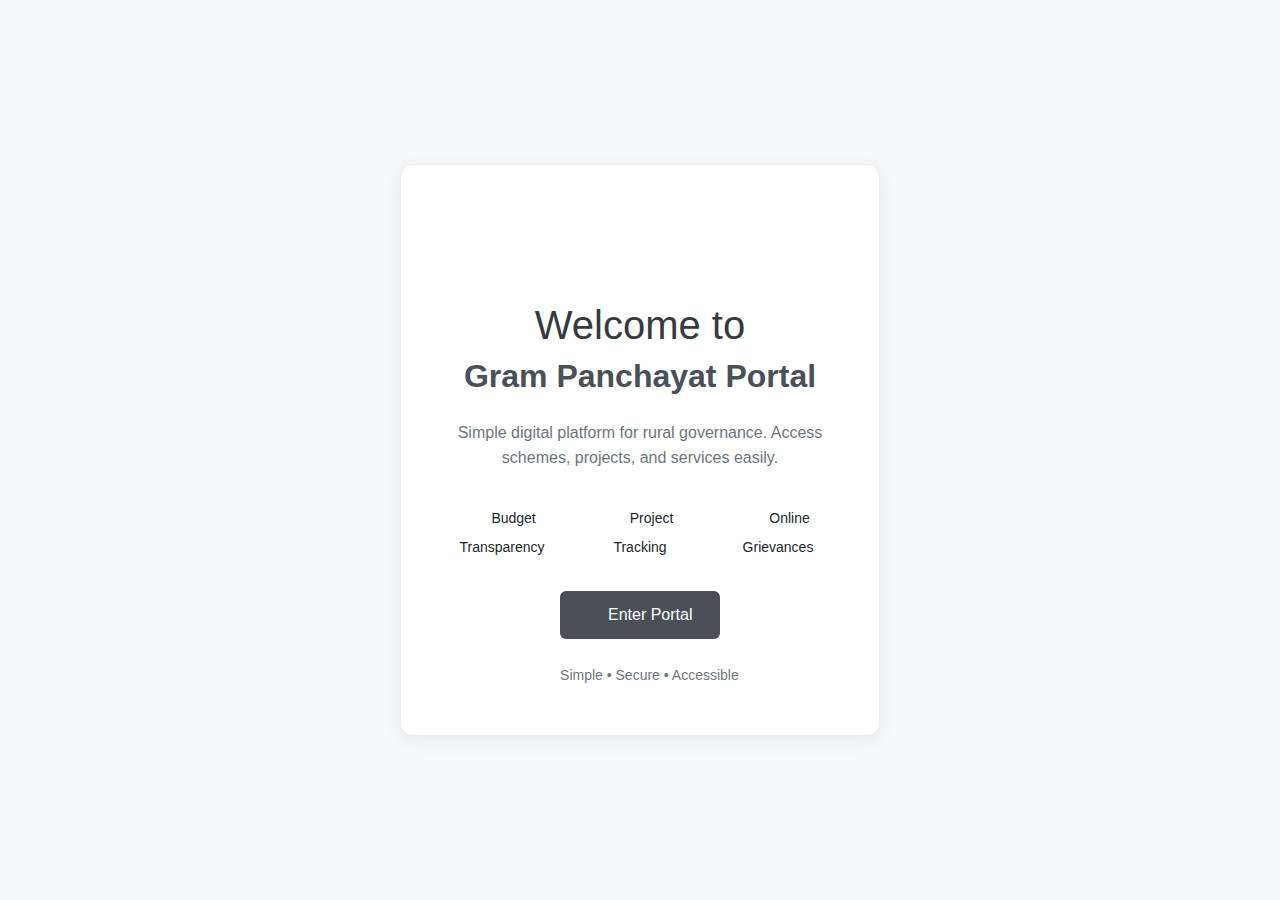
<file: index.html>
<!DOCTYPE html>
<html lang="en">
<head>
    <meta charset="UTF-8">
    <meta name="viewport" content="width=device-width, initial-scale=1.0">
    <title>Panchayat Dashboard</title>
    <meta http-equiv="refresh" content="0; url=templates/index.html">
</head>
<body>
    <p>Redirecting to <a href="templates/index.html">Panchayat Dashboard</a>...</p>
</body>
</html>
</file>
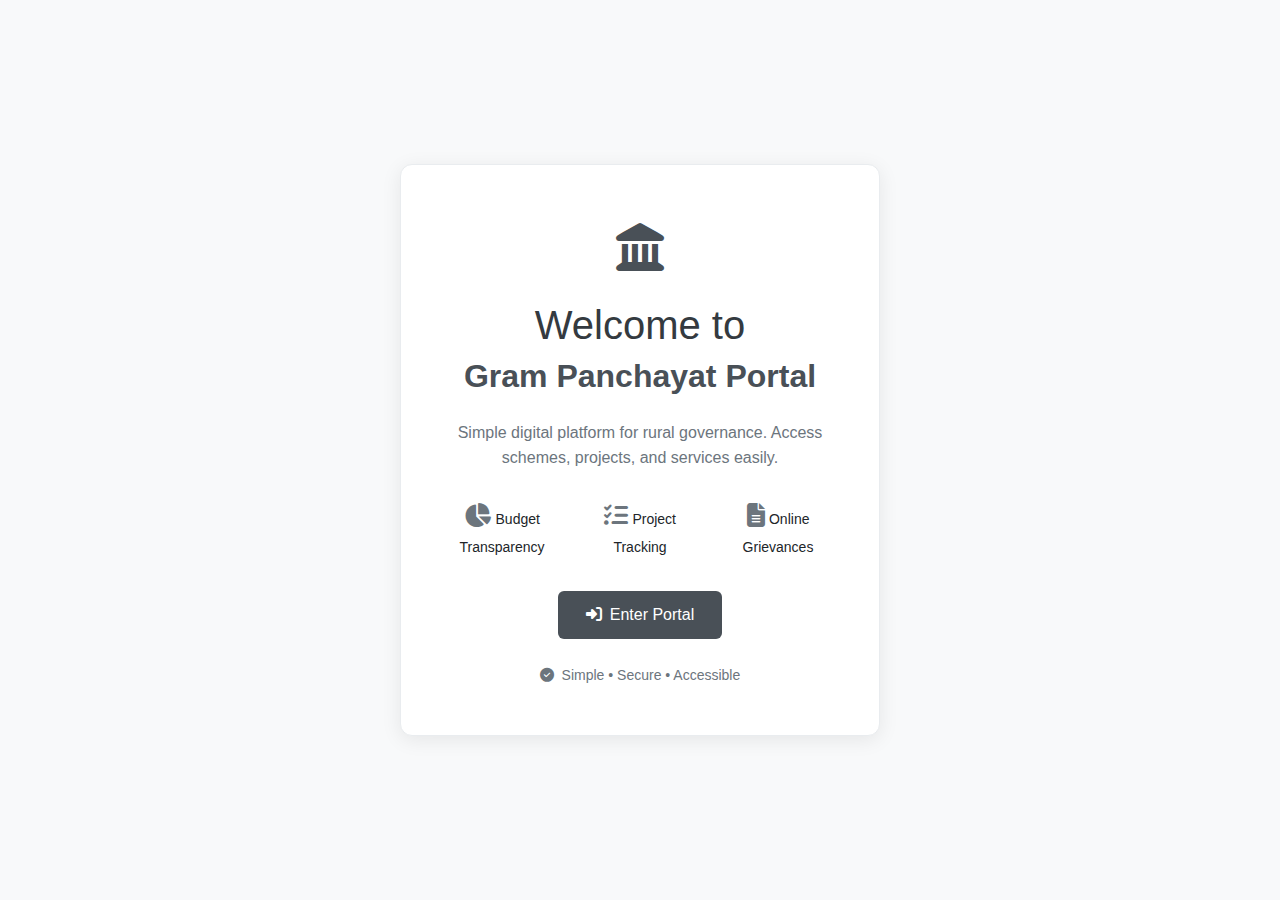
<file: templates/index.html>
<!doctype html>
<html lang="en">
  <head>
    <meta charset="utf-8">
    <meta name="viewport" content="width=device-width, initial-scale=1">
    <title>Panchayat E-Governance Portal</title>
    <link href="https://cdn.jsdelivr.net/npm/bootstrap@5.3.3/dist/css/bootstrap.min.css" rel="stylesheet">
    <link rel="stylesheet" href="https://cdnjs.cloudflare.com/ajax/libs/font-awesome/6.5.2/css/all.min.css">
    <style>
        body {
            background: #f8f9fa;
            min-height: 100vh;
            display: flex;
            align-items: center;
            justify-content: center;
            font-family: 'Segoe UI', Tahoma, Geneva, Verdana, sans-serif;
        }
        .welcome-card {
            background: white;
            border-radius: 12px;
            box-shadow: 0 4px 20px rgba(0, 0, 0, 0.08);
            text-align: center;
            padding: 3rem 2rem;
            max-width: 480px;
            border: 1px solid #e9ecef;
        }
        .logo {
            font-size: 3rem;
            color: #495057;
            margin-bottom: 1rem;
        }
        .btn-enter {
            background: #495057;
            border: none;
            padding: 12px 28px;
            font-size: 1rem;
            font-weight: 500;
            border-radius: 6px;
            transition: all 0.2s ease;
            color: white;
        }
        .btn-enter:hover {
            background: #343a40;
            transform: translateY(-1px);
        }
        .features {
            display: flex;
            justify-content: space-around;
            margin: 2rem 0;
        }
        .feature {
            text-align: center;
            flex: 1;
            padding: 0 0.5rem;
        }
        .feature i {
            font-size: 1.5rem;
            color: #6c757d;
            margin-bottom: 0.5rem;
        }
        h1, h2 { color: #343a40; }
        .text-primary { color: #495057 !important; }
        .text-muted { color: #6c757d !important; }
    </style>
  </head>
  <body>
    <div class="welcome-card">
        <div class="logo">
            <i class="fas fa-landmark"></i>
        </div>
        <h1 class="mb-2" style="font-weight: 300;">Welcome to</h1>
        <h2 class="text-primary mb-4" style="font-weight: 600;">Gram Panchayat Portal</h2>
        <p class="text-muted mb-4" style="line-height: 1.6;">
            Simple digital platform for rural governance. 
            Access schemes, projects, and services easily.
        </p>
        
        <div class="features">
            <div class="feature">
                <i class="fas fa-chart-pie"></i>
                <small>Budget Transparency</small>
            </div>
            <div class="feature">
                <i class="fas fa-tasks"></i>
                <small>Project Tracking</small>
            </div>
            <div class="feature">
                <i class="fas fa-file-alt"></i>
                <small>Online Grievances</small>
            </div>
        </div>
        
        <button class="btn btn-primary btn-enter" onclick="enterPortal()">
            <i class="fas fa-sign-in-alt me-2"></i>Enter Portal
        </button>
        
        <div class="mt-4">
            <small class="text-muted">
                <i class="fas fa-check-circle me-1"></i>
                Simple • Secure • Accessible
            </small>
        </div>
    </div>

    <script>
        function enterPortal() {
            window.location.href = 'dashboard.html';
        }
        
        // Auto redirect after 5 seconds
        setTimeout(() => {
            document.querySelector('.btn-enter').innerHTML = '<i class="fas fa-spinner fa-spin me-2"></i>Redirecting...';
            setTimeout(() => {
                enterPortal();
            }, 1000);
        }, 5000);
    </script>
  </body>
</html>
</file>
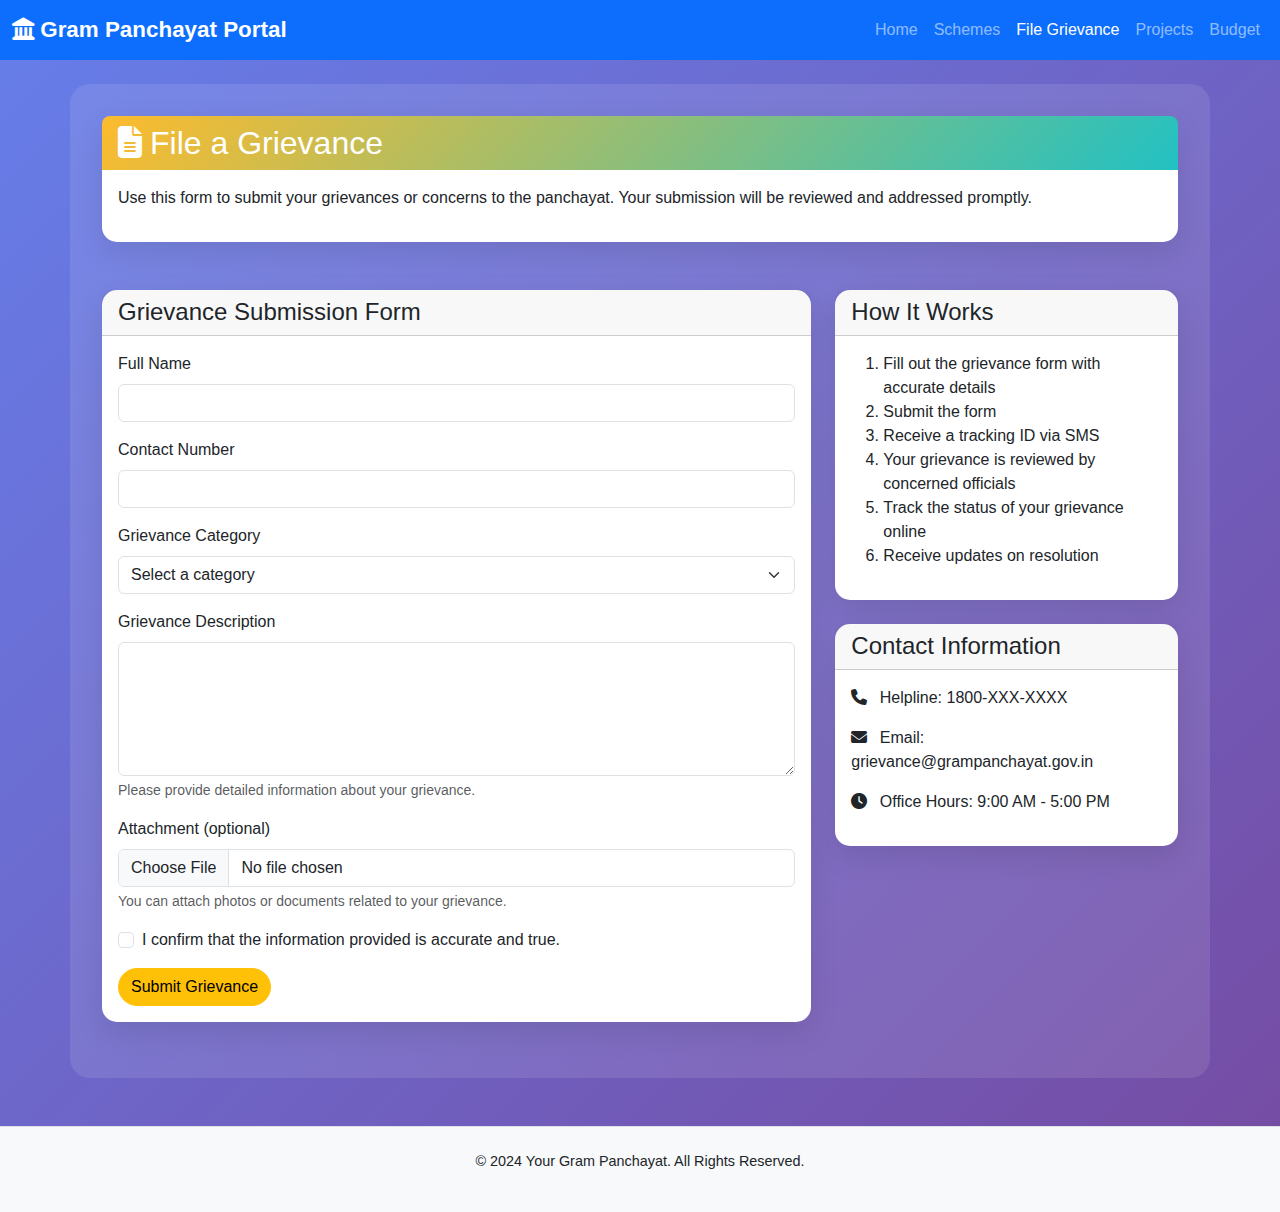
<file: templates/grievance_form.html>
<!doctype html>
<html lang="en">
  <head>
    <meta charset="utf-8">
    <meta name="viewport" content="width=device-width, initial-scale=1">
    <title>File Grievance - Panchayat E-Governance</title>
    <link href="https://cdn.jsdelivr.net/npm/bootstrap@5.3.3/dist/css/bootstrap.min.css" rel="stylesheet">
    <link rel="stylesheet" href="https://cdnjs.cloudflare.com/ajax/libs/font-awesome/6.5.2/css/all.min.css">
    <link rel="stylesheet" href="../static/css/style.css">
    <style>
        body { background: linear-gradient(135deg, #667eea 0%, #764ba2 100%); }
        .card { border: none; border-radius: 15px; box-shadow: 0 10px 30px rgba(0,0,0,0.1); transition: transform 0.3s ease; }
        .card:hover { transform: translateY(-5px); }
        .container { background: rgba(255,255,255,0.1); border-radius: 20px; padding: 2rem; margin-top: 1rem; }
        .btn { border-radius: 25px; transition: all 0.3s ease; }
        .btn:hover { transform: translateY(-2px); }
        .grievance-header { background: linear-gradient(135deg, #fdbb2d, #22c1c3); }
    </style>
  </head>
  <body>
    <nav class="navbar navbar-expand-lg navbar-dark bg-primary">
      <div class="container-fluid">
        <a class="navbar-brand" href="index.html"><i class="fas fa-landmark"></i> Gram Panchayat Portal</a>
        <button class="navbar-toggler" type="button" data-bs-toggle="collapse" data-bs-target="#navbarNav">
          <span class="navbar-toggler-icon"></span>
        </button>
        <div class="collapse navbar-collapse" id="navbarNav">
          <ul class="navbar-nav ms-auto">
            <li class="nav-item"><a class="nav-link" href="index.html">Home</a></li>
            <li class="nav-item"><a class="nav-link" href="schemes.html">Schemes</a></li>
            <li class="nav-item"><a class="nav-link active" href="grievance_form.html">File Grievance</a></li>
            <li class="nav-item"><a class="nav-link" href="projects.html">Projects</a></li>
            <li class="nav-item"><a class="nav-link" href="budget.html">Budget</a></li>
          </ul>
        </div>
      </div>
    </nav>

    <main class="container mt-4">
        <div class="row mb-4">
            <div class="col-md-12">
                <div class="card">
                    <div class="card-header grievance-header text-white border-0">
                        <h2 class="mb-0"><i class="fas fa-file-alt me-2"></i>File a Grievance</h2>
                    </div>
                    <div class="card-body">
                        <p>Use this form to submit your grievances or concerns to the panchayat. Your submission will be reviewed and addressed promptly.</p>
                    </div>
                </div>
            </div>
        </div>

        <div class="row">
            <div class="col-md-8">
                <div class="card">
                    <div class="card-header">
                        <h4 class="mb-0">Grievance Submission Form</h4>
                    </div>
                    <div class="card-body">
                        <form id="grievanceForm">
                            <div class="mb-3">
                                <label for="name" class="form-label">Full Name</label>
                                <input type="text" class="form-control" id="name" name="name" required>
                            </div>
                            
                            <div class="mb-3">
                                <label for="contact" class="form-label">Contact Number</label>
                                <input type="text" class="form-control" id="contact" name="contact" required>
                            </div>
                            
                            <div class="mb-3">
                                <label for="category" class="form-label">Grievance Category</label>
                                <select class="form-select" id="category" name="category" required>
                                    <option value="" selected disabled>Select a category</option>
                                    <option value="Water Supply">Water Supply</option>
                                    <option value="Sanitation">Sanitation</option>
                                    <option value="Roads">Roads</option>
                                    <option value="Electricity">Electricity</option>
                                    <option value="Public Services">Public Services</option>
                                    <option value="Land Disputes">Land Disputes</option>
                                    <option value="Others">Others</option>
                                </select>
                            </div>
                            
                            <div class="mb-3">
                                <label for="description" class="form-label">Grievance Description</label>
                                <textarea class="form-control" id="description" name="description" rows="5" required></textarea>
                                <div class="form-text">Please provide detailed information about your grievance.</div>
                            </div>
                            
                            <div class="mb-3">
                                <label for="attachment" class="form-label">Attachment (optional)</label>
                                <input type="file" class="form-control" id="attachment" name="attachment">
                                <div class="form-text">You can attach photos or documents related to your grievance.</div>
                            </div>
                            
                            <div class="mb-3 form-check">
                                <input type="checkbox" class="form-check-input" id="consent" required>
                                <label class="form-check-label" for="consent">I confirm that the information provided is accurate and true.</label>
                            </div>
                            
                            <button type="submit" class="btn btn-warning">Submit Grievance</button>
                        </form>
                    </div>
                </div>
            </div>
            
            <div class="col-md-4">
                <div class="card mb-4">
                    <div class="card-header">
                        <h4 class="mb-0">How It Works</h4>
                    </div>
                    <div class="card-body">
                        <ol>
                            <li>Fill out the grievance form with accurate details</li>
                            <li>Submit the form</li>
                            <li>Receive a tracking ID via SMS</li>
                            <li>Your grievance is reviewed by concerned officials</li>
                            <li>Track the status of your grievance online</li>
                            <li>Receive updates on resolution</li>
                        </ol>
                    </div>
                </div>
                
                <div class="card">
                    <div class="card-header">
                        <h4 class="mb-0">Contact Information</h4>
                    </div>
                    <div class="card-body">
                        <p><i class="fas fa-phone me-2"></i> Helpline: 1800-XXX-XXXX</p>
                        <p><i class="fas fa-envelope me-2"></i> Email: grievance@grampanchayat.gov.in</p>
                        <p><i class="fas fa-clock me-2"></i> Office Hours: 9:00 AM - 5:00 PM</p>
                    </div>
                </div>
            </div>
        </div>
    </main>

    <footer class="text-center mt-5 py-4 bg-light border-top">
        <p>&copy; 2024 Your Gram Panchayat. All Rights Reserved.</p>
    </footer>

    <script src="https://cdn.jsdelivr.net/npm/bootstrap@5.3.3/dist/js/bootstrap.bundle.min.js"></script>
    <script>
        document.getElementById('grievanceForm').addEventListener('submit', function(e) {
            e.preventDefault();
            
            // Generate tracking ID
            const trackingId = 'GRV' + Date.now().toString().slice(-6);
            
            // Show success message
            alert(`Grievance submitted successfully!\nYour Tracking ID: ${trackingId}\nYou will receive SMS updates on this number.`);
            
            // Reset form
            this.reset();
        });
    </script>
  </body>
</html>
</file>
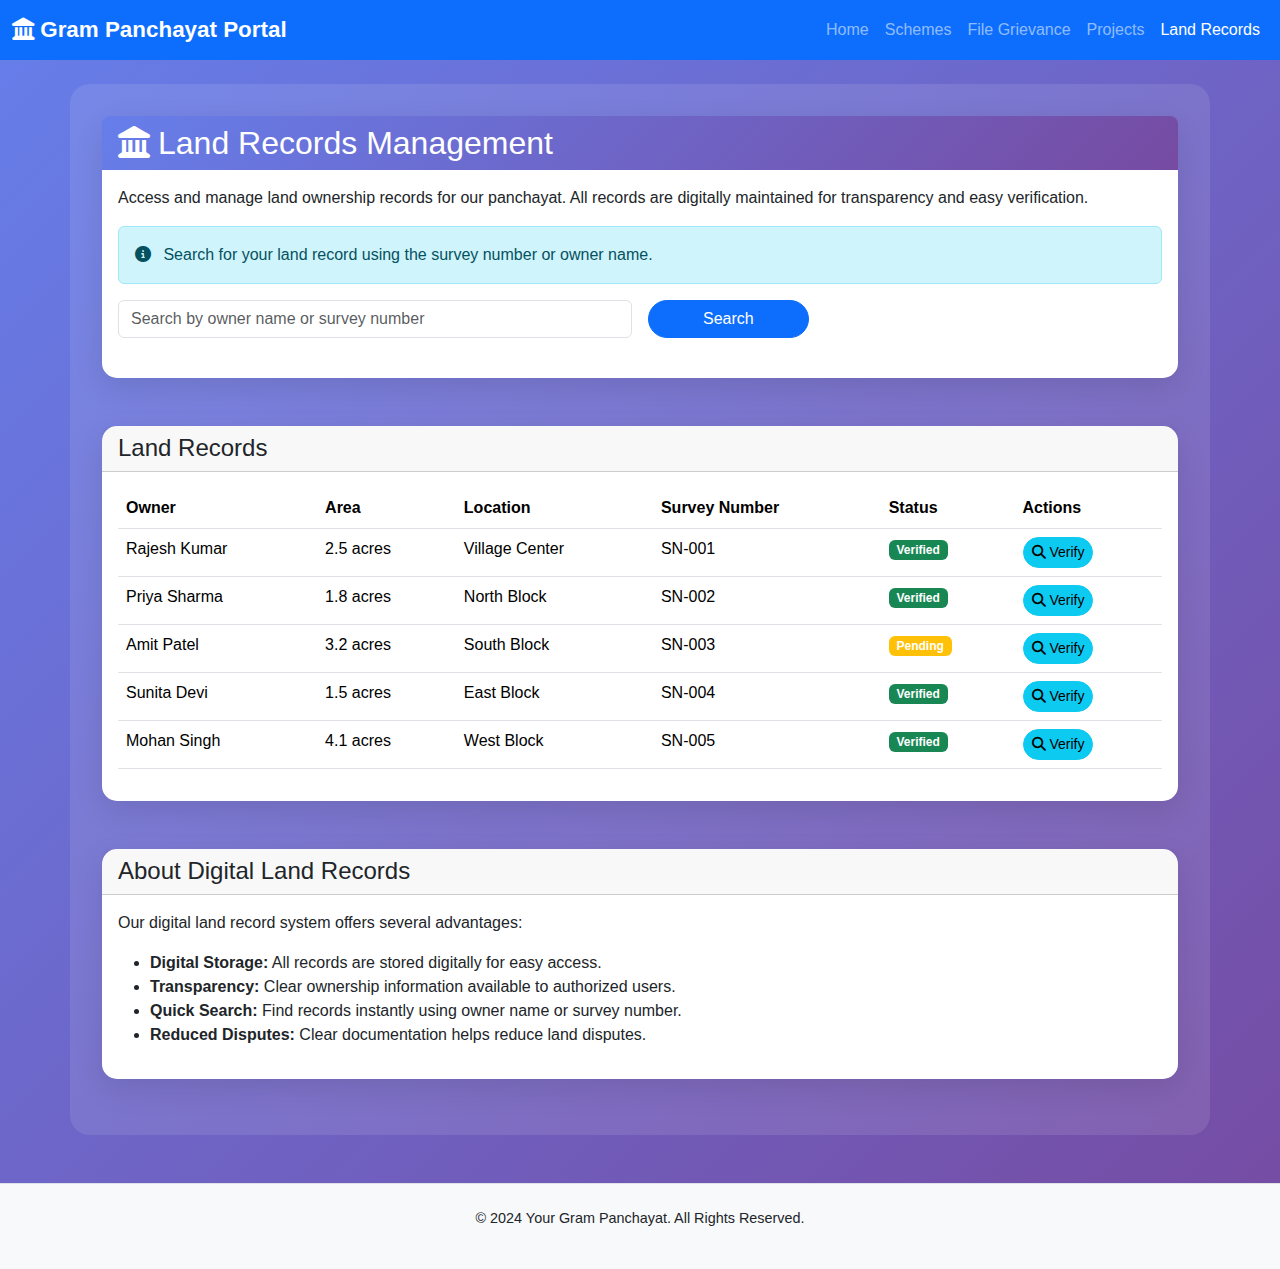
<file: templates/land_records.html>
<!doctype html>
<html lang="en">
  <head>
    <meta charset="utf-8">
    <meta name="viewport" content="width=device-width, initial-scale=1">
    <title>Land Records - Panchayat E-Governance</title>
    <link href="https://cdn.jsdelivr.net/npm/bootstrap@5.3.3/dist/css/bootstrap.min.css" rel="stylesheet">
    <link rel="stylesheet" href="https://cdnjs.cloudflare.com/ajax/libs/font-awesome/6.5.2/css/all.min.css">
    <link rel="stylesheet" href="../static/css/style.css">
    <style>
        body { background: linear-gradient(135deg, #667eea 0%, #764ba2 100%); }
        .card { border: none; border-radius: 15px; box-shadow: 0 10px 30px rgba(0,0,0,0.1); transition: transform 0.3s ease; }
        .card:hover { transform: translateY(-5px); }
        .container { background: rgba(255,255,255,0.1); border-radius: 20px; padding: 2rem; margin-top: 1rem; }
        .btn { border-radius: 25px; transition: all 0.3s ease; }
        .btn:hover { transform: translateY(-2px); }
        .land-header { background: linear-gradient(135deg, #667eea, #764ba2); }
    </style>
  </head>
  <body>
    <nav class="navbar navbar-expand-lg navbar-dark bg-primary">
      <div class="container-fluid">
        <a class="navbar-brand" href="index.html"><i class="fas fa-landmark"></i> Gram Panchayat Portal</a>
        <button class="navbar-toggler" type="button" data-bs-toggle="collapse" data-bs-target="#navbarNav">
          <span class="navbar-toggler-icon"></span>
        </button>
        <div class="collapse navbar-collapse" id="navbarNav">
          <ul class="navbar-nav ms-auto">
            <li class="nav-item"><a class="nav-link" href="index.html">Home</a></li>
            <li class="nav-item"><a class="nav-link" href="schemes.html">Schemes</a></li>
            <li class="nav-item"><a class="nav-link" href="grievance_form.html">File Grievance</a></li>
            <li class="nav-item"><a class="nav-link" href="projects.html">Projects</a></li>
            <li class="nav-item"><a class="nav-link active" href="land_records.html">Land Records</a></li>
          </ul>
        </div>
      </div>
    </nav>

    <main class="container mt-4">
        <div class="row mb-4">
            <div class="col-md-12">
                <div class="card">
                    <div class="card-header land-header text-white border-0">
                        <h2 class="mb-0"><i class="fas fa-landmark me-2"></i>Land Records Management</h2>
                    </div>
                    <div class="card-body">
                        <p>Access and manage land ownership records for our panchayat. All records are digitally maintained for transparency and easy verification.</p>
                        
                        <div class="alert alert-info">
                            <i class="fas fa-info-circle me-2"></i> Search for your land record using the survey number or owner name.
                        </div>
                        
                        <form class="row g-3 mb-4" id="searchForm">
                            <div class="col-md-6">
                                <input type="text" class="form-control" id="searchInput" placeholder="Search by owner name or survey number">
                            </div>
                            <div class="col-md-2">
                                <button type="submit" class="btn btn-primary w-100">Search</button>
                            </div>
                        </form>
                    </div>
                </div>
            </div>
        </div>

        <div class="row">
            <div class="col-md-12">
                <div class="card">
                    <div class="card-header">
                        <h4 class="mb-0">Land Records</h4>
                    </div>
                    <div class="card-body">
                        <div class="table-responsive">
                            <table class="table table-hover">
                                <thead>
                                    <tr>
                                        <th>Owner</th>
                                        <th>Area</th>
                                        <th>Location</th>
                                        <th>Survey Number</th>
                                        <th>Status</th>
                                        <th>Actions</th>
                                    </tr>
                                </thead>
                                <tbody id="recordsTable">
                                    <tr>
                                        <td>Rajesh Kumar</td>
                                        <td>2.5 acres</td>
                                        <td>Village Center</td>
                                        <td>SN-001</td>
                                        <td><span class="badge bg-success">Verified</span></td>
                                        <td>
                                            <button class="btn btn-sm btn-info" onclick="verifyRecord('SN-001')">
                                                <i class="fas fa-search"></i> Verify
                                            </button>
                                        </td>
                                    </tr>
                                    <tr>
                                        <td>Priya Sharma</td>
                                        <td>1.8 acres</td>
                                        <td>North Block</td>
                                        <td>SN-002</td>
                                        <td><span class="badge bg-success">Verified</span></td>
                                        <td>
                                            <button class="btn btn-sm btn-info" onclick="verifyRecord('SN-002')">
                                                <i class="fas fa-search"></i> Verify
                                            </button>
                                        </td>
                                    </tr>
                                    <tr>
                                        <td>Amit Patel</td>
                                        <td>3.2 acres</td>
                                        <td>South Block</td>
                                        <td>SN-003</td>
                                        <td><span class="badge bg-warning">Pending</span></td>
                                        <td>
                                            <button class="btn btn-sm btn-info" onclick="verifyRecord('SN-003')">
                                                <i class="fas fa-search"></i> Verify
                                            </button>
                                        </td>
                                    </tr>
                                    <tr>
                                        <td>Sunita Devi</td>
                                        <td>1.5 acres</td>
                                        <td>East Block</td>
                                        <td>SN-004</td>
                                        <td><span class="badge bg-success">Verified</span></td>
                                        <td>
                                            <button class="btn btn-sm btn-info" onclick="verifyRecord('SN-004')">
                                                <i class="fas fa-search"></i> Verify
                                            </button>
                                        </td>
                                    </tr>
                                    <tr>
                                        <td>Mohan Singh</td>
                                        <td>4.1 acres</td>
                                        <td>West Block</td>
                                        <td>SN-005</td>
                                        <td><span class="badge bg-success">Verified</span></td>
                                        <td>
                                            <button class="btn btn-sm btn-info" onclick="verifyRecord('SN-005')">
                                                <i class="fas fa-search"></i> Verify
                                            </button>
                                        </td>
                                    </tr>
                                </tbody>
                            </table>
                        </div>
                    </div>
                </div>
            </div>
        </div>

        <div class="row mt-4">
            <div class="col-md-12">
                <div class="card">
                    <div class="card-header">
                        <h4 class="mb-0">About Digital Land Records</h4>
                    </div>
                    <div class="card-body">
                        <p>Our digital land record system offers several advantages:</p>
                        <ul>
                            <li><strong>Digital Storage:</strong> All records are stored digitally for easy access.</li>
                            <li><strong>Transparency:</strong> Clear ownership information available to authorized users.</li>
                            <li><strong>Quick Search:</strong> Find records instantly using owner name or survey number.</li>
                            <li><strong>Reduced Disputes:</strong> Clear documentation helps reduce land disputes.</li>
                        </ul>
                    </div>
                </div>
            </div>
        </div>
    </main>

    <footer class="text-center mt-5 py-4 bg-light border-top">
        <p>&copy; 2024 Your Gram Panchayat. All Rights Reserved.</p>
    </footer>

    <script src="https://cdn.jsdelivr.net/npm/bootstrap@5.3.3/dist/js/bootstrap.bundle.min.js"></script>
    <script>
        const landRecords = [
            { owner: "Rajesh Kumar", area: "2.5 acres", location: "Village Center", surveyNumber: "SN-001", verified: true },
            { owner: "Priya Sharma", area: "1.8 acres", location: "North Block", surveyNumber: "SN-002", verified: true },
            { owner: "Amit Patel", area: "3.2 acres", location: "South Block", surveyNumber: "SN-003", verified: false },
            { owner: "Sunita Devi", area: "1.5 acres", location: "East Block", surveyNumber: "SN-004", verified: true },
            { owner: "Mohan Singh", area: "4.1 acres", location: "West Block", surveyNumber: "SN-005", verified: true }
        ];

        document.getElementById('searchForm').addEventListener('submit', function(e) {
            e.preventDefault();
            const searchTerm = document.getElementById('searchInput').value.toLowerCase();
            
            if (!searchTerm) {
                renderAllRecords();
                return;
            }

            const filteredRecords = landRecords.filter(record => 
                record.owner.toLowerCase().includes(searchTerm) || 
                record.surveyNumber.toLowerCase().includes(searchTerm) ||
                record.location.toLowerCase().includes(searchTerm)
            );

            renderRecords(filteredRecords);
        });

        function renderRecords(records) {
            const tbody = document.getElementById('recordsTable');
            tbody.innerHTML = '';

            if (records.length === 0) {
                tbody.innerHTML = '<tr><td colspan="6" class="text-center">No records found</td></tr>';
                return;
            }

            records.forEach(record => {
                const row = document.createElement('tr');
                row.innerHTML = `
                    <td>${record.owner}</td>
                    <td>${record.area}</td>
                    <td>${record.location}</td>
                    <td>${record.surveyNumber}</td>
                    <td>
                        <span class="badge ${record.verified ? 'bg-success' : 'bg-warning'}">
                            ${record.verified ? 'Verified' : 'Pending'}
                        </span>
                    </td>
                    <td>
                        <button class="btn btn-sm btn-info" onclick="verifyRecord('${record.surveyNumber}')">
                            <i class="fas fa-search"></i> Verify
                        </button>
                    </td>
                `;
                tbody.appendChild(row);
            });
        }

        function renderAllRecords() {
            renderRecords(landRecords);
        }

        function verifyRecord(surveyNumber) {
            const record = landRecords.find(r => r.surveyNumber === surveyNumber);
            if (record) {
                alert(`Land Record Details\n\nSurvey Number: ${record.surveyNumber}\nOwner: ${record.owner}\nArea: ${record.area}\nLocation: ${record.location}\nStatus: ${record.verified ? 'Verified ✓' : 'Pending Verification'}\n\nRecord ID: LR${Math.random().toString().substr(2, 6)}`);
            }
        }
    </script>
  </body>
</html>
</file>
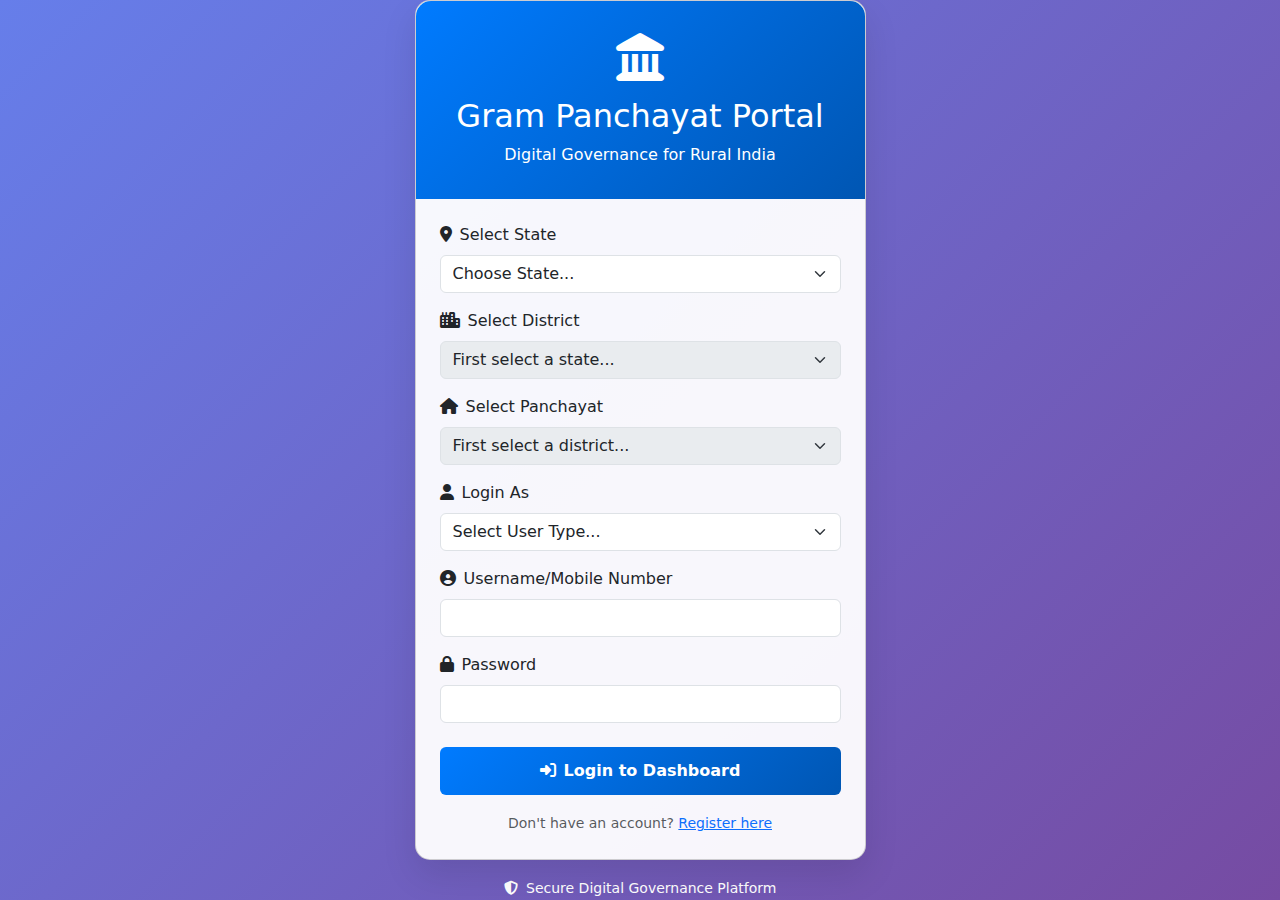
<file: templates/login.html>
<!doctype html>
<html lang="en">
  <head>
    <meta charset="utf-8">
    <meta name="viewport" content="width=device-width, initial-scale=1">
    <title>Login - Panchayat E-Governance</title>
    <link href="https://cdn.jsdelivr.net/npm/bootstrap@5.3.3/dist/css/bootstrap.min.css" rel="stylesheet">
    <link rel="stylesheet" href="https://cdnjs.cloudflare.com/ajax/libs/font-awesome/6.5.2/css/all.min.css">
    <style>
        body {
            background: linear-gradient(135deg, #667eea 0%, #764ba2 100%);
            min-height: 100vh;
            display: flex;
            align-items: center;
        }
        .login-card {
            background: rgba(255, 255, 255, 0.95);
            border-radius: 15px;
            box-shadow: 0 15px 35px rgba(0, 0, 0, 0.1);
        }
        .login-header {
            background: linear-gradient(135deg, #007bff, #0056b3);
            color: white;
            border-radius: 15px 15px 0 0;
            padding: 2rem;
            text-align: center;
        }
        .form-control:focus {
            border-color: #007bff;
            box-shadow: 0 0 0 0.2rem rgba(0, 123, 255, 0.25);
        }
        .btn-login {
            background: linear-gradient(135deg, #007bff, #0056b3);
            border: none;
            padding: 12px;
            font-weight: 600;
        }
    </style>
  </head>
  <body>
    <div class="container">
        <div class="row justify-content-center">
            <div class="col-md-6 col-lg-5">
                <div class="card login-card">
                    <div class="login-header">
                        <i class="fas fa-landmark fa-3x mb-3"></i>
                        <h2>Gram Panchayat Portal</h2>
                        <p class="mb-0">Digital Governance for Rural India</p>
                    </div>
                    <div class="card-body p-4">
                        <form id="loginForm">
                            <div class="mb-3">
                                <label for="state" class="form-label">
                                    <i class="fas fa-map-marker-alt me-2"></i>Select State
                                </label>
                                <select class="form-select" id="state" required>
                                    <option value="">Choose State...</option>
                                    <option value="Andhra Pradesh">Andhra Pradesh</option>
                                    <option value="Bihar">Bihar</option>
                                    <option value="Gujarat">Gujarat</option>
                                    <option value="Haryana">Haryana</option>
                                    <option value="Karnataka">Karnataka</option>
                                    <option value="Kerala">Kerala</option>
                                    <option value="Madhya Pradesh">Madhya Pradesh</option>
                                    <option value="Maharashtra">Maharashtra</option>
                                    <option value="Odisha">Odisha</option>
                                    <option value="Punjab">Punjab</option>
                                    <option value="Rajasthan">Rajasthan</option>
                                    <option value="Tamil Nadu">Tamil Nadu</option>
                                    <option value="Uttar Pradesh">Uttar Pradesh</option>
                                    <option value="West Bengal">West Bengal</option>
                                </select>
                            </div>

                            <div class="mb-3">
                                <label for="district" class="form-label">
                                    <i class="fas fa-city me-2"></i>Select District
                                </label>
                                <select class="form-select" id="district" required disabled>
                                    <option value="">First select a state...</option>
                                </select>
                            </div>

                            <div class="mb-3">
                                <label for="panchayat" class="form-label">
                                    <i class="fas fa-home me-2"></i>Select Panchayat
                                </label>
                                <select class="form-select" id="panchayat" required disabled>
                                    <option value="">First select a district...</option>
                                </select>
                            </div>

                            <div class="mb-3">
                                <label for="userType" class="form-label">
                                    <i class="fas fa-user me-2"></i>Login As
                                </label>
                                <select class="form-select" id="userType" required>
                                    <option value="">Select User Type...</option>
                                    <option value="citizen">Citizen</option>
                                    <option value="official">Panchayat Official</option>
                                    <option value="admin">Administrator</option>
                                </select>
                            </div>

                            <div class="mb-3">
                                <label for="username" class="form-label">
                                    <i class="fas fa-user-circle me-2"></i>Username/Mobile Number
                                </label>
                                <input type="text" class="form-control" id="username" required>
                            </div>

                            <div class="mb-4">
                                <label for="password" class="form-label">
                                    <i class="fas fa-lock me-2"></i>Password
                                </label>
                                <input type="password" class="form-control" id="password" required>
                            </div>

                            <button type="submit" class="btn btn-login btn-primary w-100 mb-3">
                                <i class="fas fa-sign-in-alt me-2"></i>Login to Dashboard
                            </button>

                            <div class="text-center">
                                <small class="text-muted">
                                    Don't have an account? <a href="#" class="text-primary">Register here</a>
                                </small>
                            </div>
                        </form>
                    </div>
                </div>

                <div class="text-center mt-3">
                    <small class="text-white">
                        <i class="fas fa-shield-alt me-1"></i>
                        Secure Digital Governance Platform
                    </small>
                </div>
            </div>
        </div>
    </div>

    <script src="https://cdn.jsdelivr.net/npm/bootstrap@5.3.3/dist/js/bootstrap.bundle.min.js"></script>
    <script>
        const districts = {
            "Uttar Pradesh": ["Agra", "Allahabad", "Lucknow", "Kanpur", "Varanasi", "Meerut"],
            "Maharashtra": ["Mumbai", "Pune", "Nagpur", "Nashik", "Aurangabad", "Solapur"],
            "Bihar": ["Patna", "Gaya", "Bhagalpur", "Muzaffarpur", "Darbhanga", "Purnia"],
            "Gujarat": ["Ahmedabad", "Surat", "Vadodara", "Rajkot", "Bhavnagar", "Jamnagar"],
            "Karnataka": ["Bangalore", "Mysore", "Hubli", "Mangalore", "Belgaum", "Gulbarga"],
            "Tamil Nadu": ["Chennai", "Coimbatore", "Madurai", "Tiruchirappalli", "Salem", "Tirunelveli"],
            "Rajasthan": ["Jaipur", "Jodhpur", "Kota", "Bikaner", "Ajmer", "Udaipur"],
            "West Bengal": ["Kolkata", "Howrah", "Durgapur", "Asansol", "Siliguri", "Malda"],
            "Andhra Pradesh": ["Visakhapatnam", "Vijayawada", "Guntur", "Nellore", "Kurnool", "Rajahmundry"],
            "Kerala": ["Thiruvananthapuram", "Kochi", "Kozhikode", "Thrissur", "Kollam", "Palakkad"],
            "Madhya Pradesh": ["Bhopal", "Indore", "Gwalior", "Jabalpur", "Ujjain", "Sagar"],
            "Haryana": ["Gurgaon", "Faridabad", "Panipat", "Ambala", "Yamunanagar", "Rohtak"],
            "Punjab": ["Ludhiana", "Amritsar", "Jalandhar", "Patiala", "Bathinda", "Mohali"],
            "Odisha": ["Bhubaneswar", "Cuttack", "Rourkela", "Brahmapur", "Sambalpur", "Puri"]
        };

        const panchayats = [
            "Rampur Gram Panchayat", "Shivpur Gram Panchayat", "Krishnanagar Gram Panchayat",
            "Sundarpur Gram Panchayat", "Madhavpur Gram Panchayat", "Govindpur Gram Panchayat"
        ];

        document.getElementById('state').addEventListener('change', function() {
            const state = this.value;
            const districtSelect = document.getElementById('district');
            const panchayatSelect = document.getElementById('panchayat');
            
            districtSelect.innerHTML = '<option value="">Choose District...</option>';
            panchayatSelect.innerHTML = '<option value="">First select a district...</option>';
            panchayatSelect.disabled = true;
            
            if (state && districts[state]) {
                districtSelect.disabled = false;
                districts[state].forEach(district => {
                    const option = document.createElement('option');
                    option.value = district;
                    option.textContent = district;
                    districtSelect.appendChild(option);
                });
            } else {
                districtSelect.disabled = true;
            }
        });

        document.getElementById('district').addEventListener('change', function() {
            const district = this.value;
            const panchayatSelect = document.getElementById('panchayat');
            
            panchayatSelect.innerHTML = '<option value="">Choose Panchayat...</option>';
            
            if (district) {
                panchayatSelect.disabled = false;
                panchayats.forEach(panchayat => {
                    const option = document.createElement('option');
                    option.value = panchayat;
                    option.textContent = panchayat;
                    panchayatSelect.appendChild(option);
                });
            } else {
                panchayatSelect.disabled = true;
            }
        });

        document.getElementById('loginForm').addEventListener('submit', function(e) {
            e.preventDefault();
            
            const state = document.getElementById('state').value;
            const district = document.getElementById('district').value;
            const panchayat = document.getElementById('panchayat').value;
            const userType = document.getElementById('userType').value;
            const username = document.getElementById('username').value;
            const password = document.getElementById('password').value;

            // Store user session data
            sessionStorage.setItem('userSession', JSON.stringify({
                state: state,
                district: district,
                panchayat: panchayat,
                userType: userType,
                username: username,
                loginTime: new Date().toISOString()
            }));

            // Redirect to dashboard
            window.location.href = 'dashboard.html';
        });
    </script>
  </body>
</html>
</file>
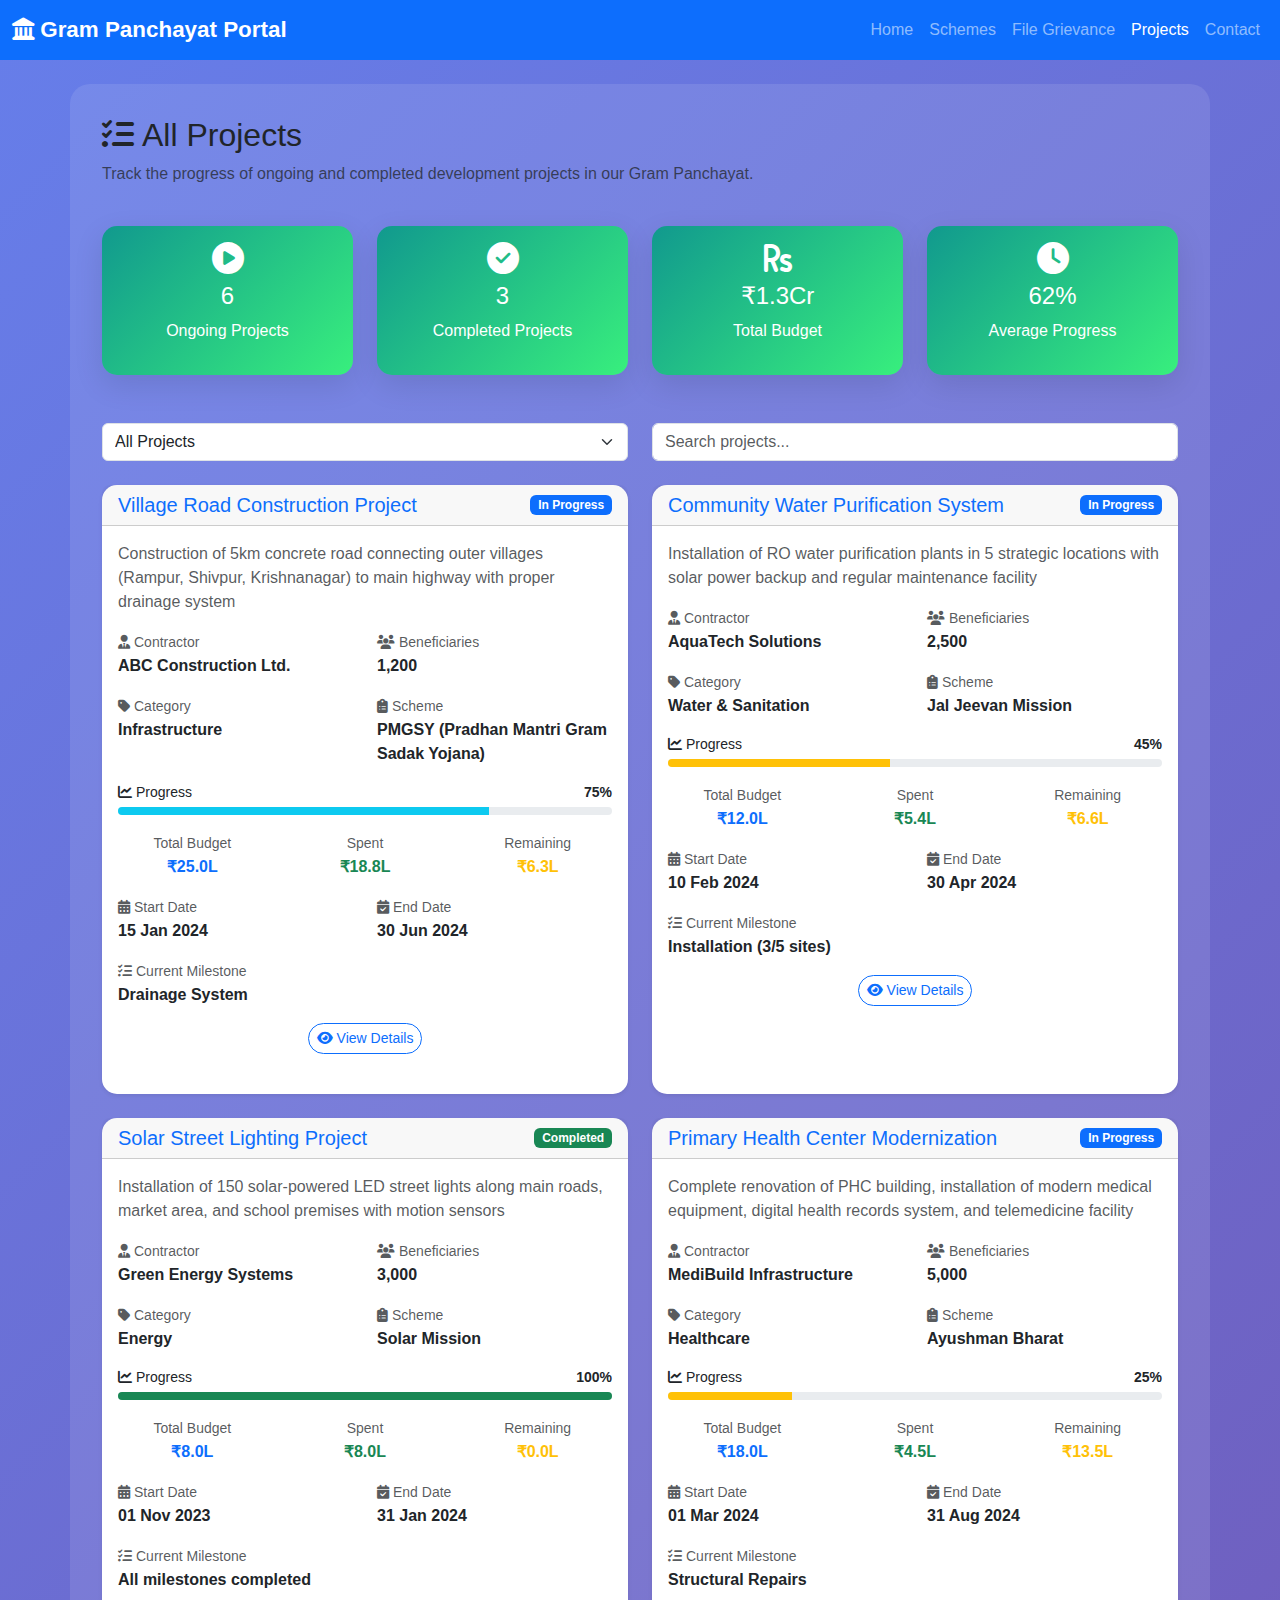
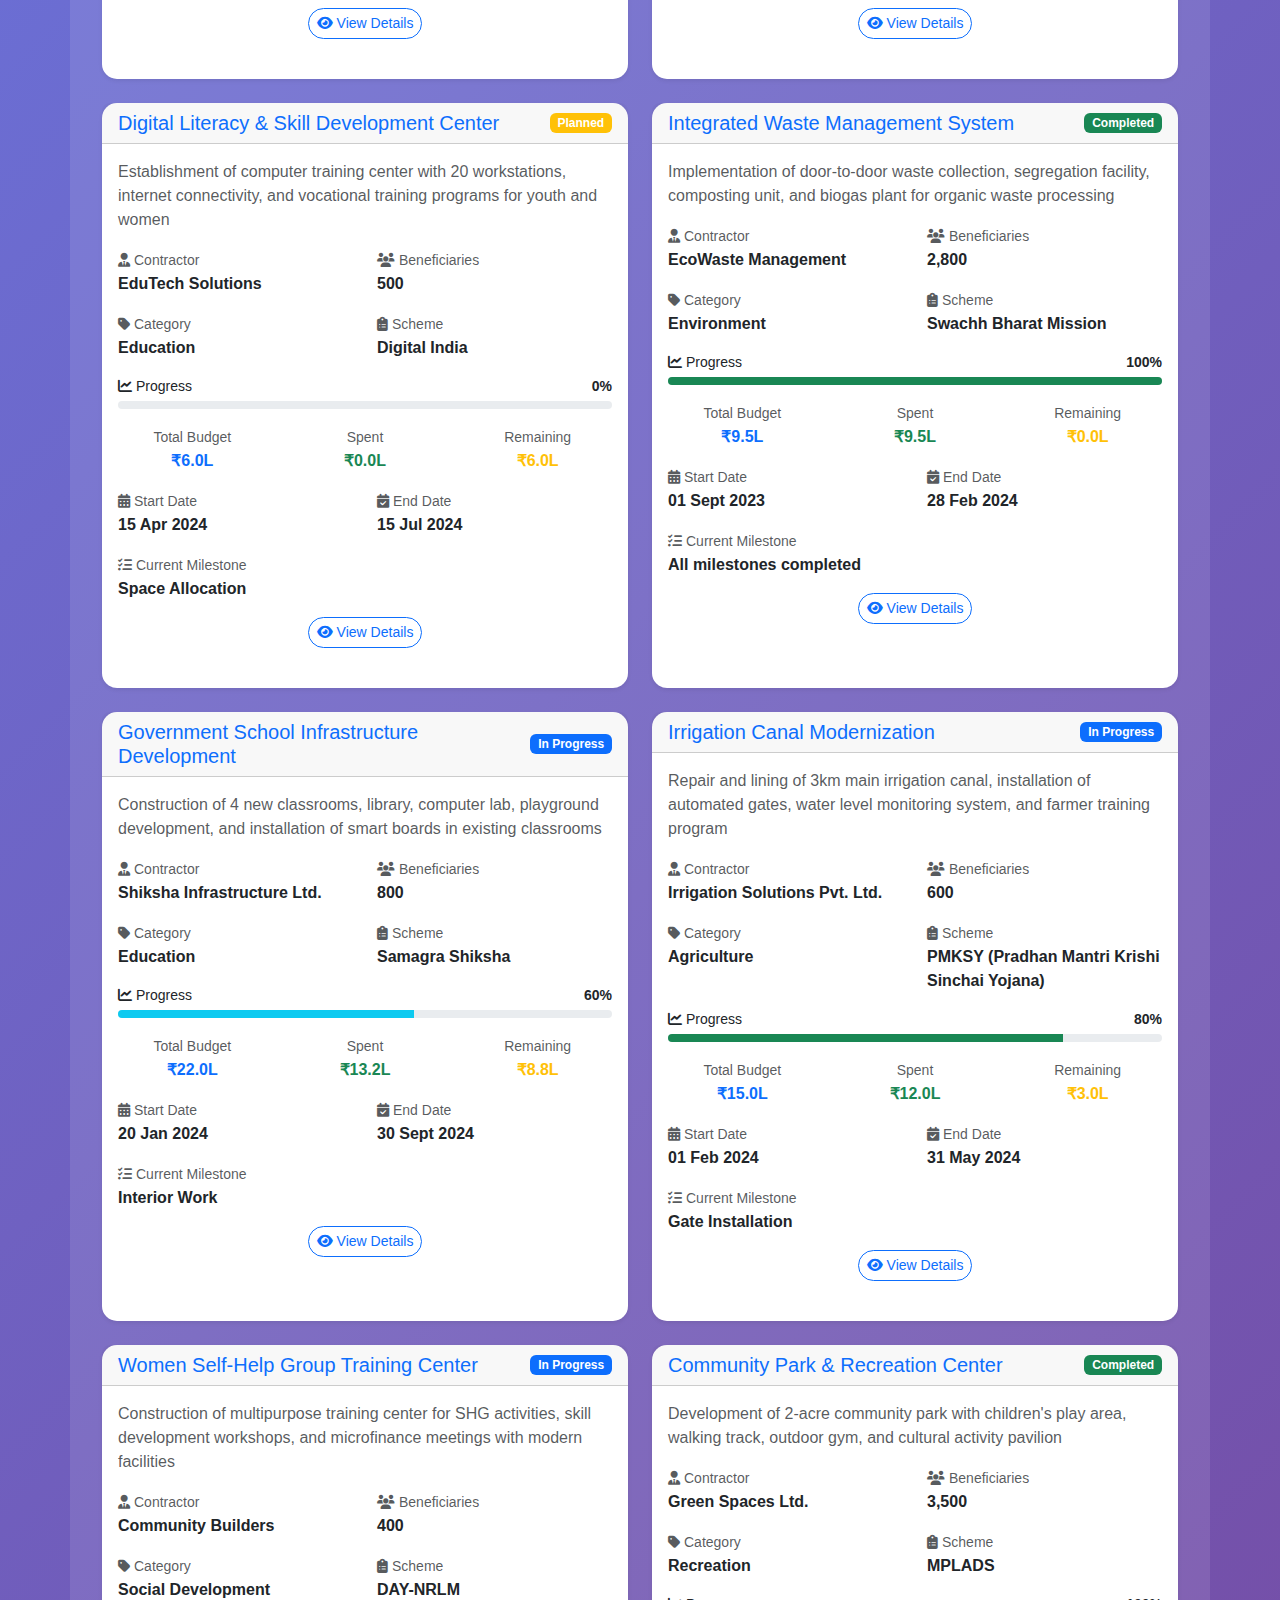
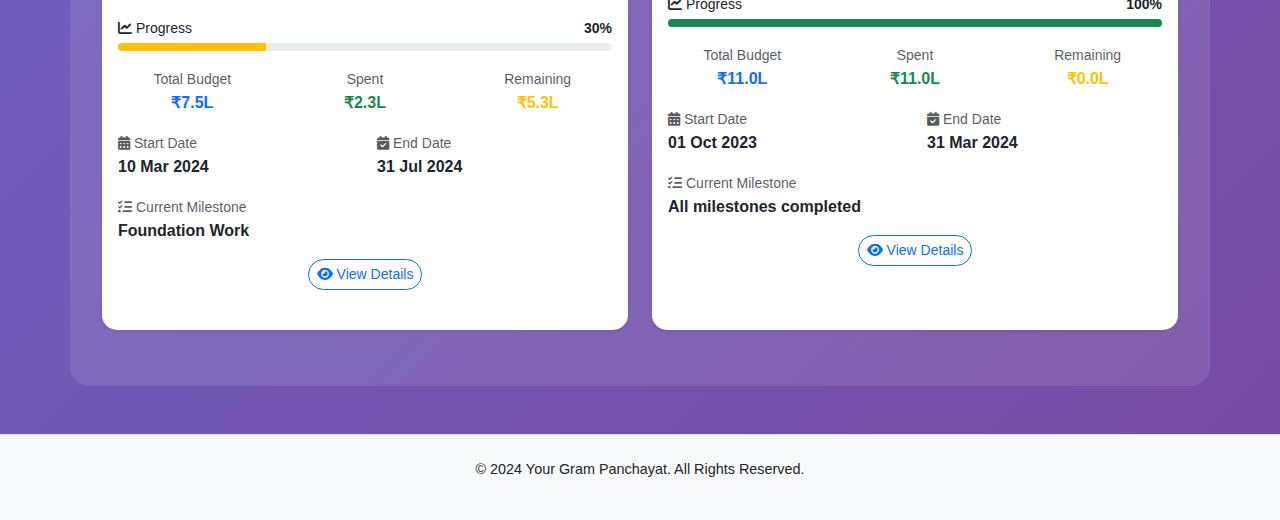
<file: templates/projects.html>
<!doctype html>
<html lang="en">
  <head>
    <meta charset="utf-8">
    <meta name="viewport" content="width=device-width, initial-scale=1">
    <title>Projects - Panchayat E-Governance</title>
    <!-- Bootstrap CSS -->
    <link href="https://cdn.jsdelivr.net/npm/bootstrap@5.3.3/dist/css/bootstrap.min.css" rel="stylesheet">
    <!-- Font Awesome Icons -->
    <link rel="stylesheet" href="https://cdnjs.cloudflare.com/ajax/libs/font-awesome/6.5.2/css/all.min.css">
    <!-- Custom CSS -->
    <link rel="stylesheet" href="../static/css/style.css">
    <style>
        body { background: linear-gradient(135deg, #667eea 0%, #764ba2 100%); }
        .card { border: none; border-radius: 15px; box-shadow: 0 10px 30px rgba(0,0,0,0.1); transition: transform 0.3s ease; }
        .card:hover { transform: translateY(-5px); }
        .container { background: rgba(255,255,255,0.1); border-radius: 20px; padding: 2rem; margin-top: 1rem; }
        .btn { border-radius: 25px; transition: all 0.3s ease; }
        .btn:hover { transform: translateY(-2px); }
        .stat-card { background: linear-gradient(135deg, #11998e, #38ef7d); }
    </style>
  </head>
  <body>
    <nav class="navbar navbar-expand-lg navbar-dark bg-primary">
      <div class="container-fluid">
        <a class="navbar-brand" href="index.html"><i class="fas fa-landmark"></i> Gram Panchayat Portal</a>
        <button class="navbar-toggler" type="button" data-bs-toggle="collapse" data-bs-target="#navbarNav" aria-controls="navbarNav" aria-expanded="false" aria-label="Toggle navigation">
          <span class="navbar-toggler-icon"></span>
        </button>
        <div class="collapse navbar-collapse" id="navbarNav">
          <ul class="navbar-nav ms-auto">
            <li class="nav-item">
              <a class="nav-link" href="index.html">Home</a>
            </li>
            <li class="nav-item"><a class="nav-link" href="schemes.html">Schemes</a></li>
            <li class="nav-item">
              <a class="nav-link" href="grievance_form.html">File Grievance</a>
            </li>
            <li class="nav-item"><a class="nav-link active" href="projects.html">Projects</a></li>
            <li class="nav-item"><a class="nav-link" href="#" >Contact</a></li>
          </ul>
        </div>
      </div>
    </nav>

    <main class="container mt-4">
        <div class="row mb-4">
            <div class="col-12">
                <h2><i class="fas fa-tasks me-2"></i>All Projects</h2>
                <p class="text-muted">Track the progress of ongoing and completed development projects in our Gram Panchayat.</p>
            </div>
        </div>

        <!-- Project Statistics -->
        <div class="row mb-4">
            <div class="col-md-3">
                <div class="card stat-card text-white">
                    <div class="card-body text-center">
                        <i class="fas fa-play-circle fa-2x mb-2"></i>
                        <h4 id="ongoing-count">0</h4>
                        <p>Ongoing Projects</p>
                    </div>
                </div>
            </div>
            <div class="col-md-3">
                <div class="card stat-card text-white">
                    <div class="card-body text-center">
                        <i class="fas fa-check-circle fa-2x mb-2"></i>
                        <h4 id="completed-count">0</h4>
                        <p>Completed Projects</p>
                    </div>
                </div>
            </div>
            <div class="col-md-3">
                <div class="card stat-card text-white">
                    <div class="card-body text-center">
                        <i class="fas fa-rupee-sign fa-2x mb-2"></i>
                        <h4 id="total-budget">₹0</h4>
                        <p>Total Budget</p>
                    </div>
                </div>
            </div>
            <div class="col-md-3">
                <div class="card stat-card text-white">
                    <div class="card-body text-center">
                        <i class="fas fa-clock fa-2x mb-2"></i>
                        <h4 id="avg-progress">0%</h4>
                        <p>Average Progress</p>
                    </div>
                </div>
            </div>
        </div>

        <!-- Filter Options -->
        <div class="row mb-4">
            <div class="col-md-6">
                <select id="status-filter" class="form-select">
                    <option value="all">All Projects</option>
                    <option value="In Progress">In Progress</option>
                    <option value="Completed">Completed</option>
                    <option value="Planned">Planned</option>
                </select>
            </div>
            <div class="col-md-6">
                <input type="text" id="search-projects" class="form-control" placeholder="Search projects...">
            </div>
        </div>

        <!-- Projects Container -->
        <div class="row" id="projects-container">
            <!-- Projects will be loaded here -->
        </div>
    </main>

    <footer class="text-center mt-5 py-4 bg-light border-top">
        <p>&copy; 2024 Your Gram Panchayat. All Rights Reserved.</p>
    </footer>

    <script src="https://cdn.jsdelivr.net/npm/bootstrap@5.3.3/dist/js/bootstrap.bundle.min.js"></script>
    <style>
        .timeline {
            position: relative;
            padding-left: 30px;
        }
        .milestone {
            position: relative;
            margin-bottom: 20px;
            padding-left: 40px;
        }
        .milestone-icon {
            position: absolute;
            left: -35px;
            top: 0;
            width: 30px;
            height: 30px;
            border-radius: 50%;
            display: flex;
            align-items: center;
            justify-content: center;
            font-size: 14px;
        }
        .milestone.completed .milestone-icon {
            background-color: #28a745;
            color: white;
        }
        .milestone.in-progress .milestone-icon {
            background-color: #007bff;
            color: white;
        }
        .milestone.pending .milestone-icon {
            background-color: #ffc107;
            color: #212529;
        }
        .timeline::before {
            content: '';
            position: absolute;
            left: 15px;
            top: 0;
            bottom: 0;
            width: 2px;
            background-color: #dee2e6;
        }
    </style>
    <script>
        const API_KEY = 'AIzaSyDTSfWZzXV8Gctr-nykMTAsw3Qodf94wwE';
        
        // Detailed projects data
        const projects = [
            {
                "id": "1",
                "name": "Village Road Construction Project",
                "description": "Construction of 5km concrete road connecting outer villages (Rampur, Shivpur, Krishnanagar) to main highway with proper drainage system",
                "budget": 2500000,
                "allocated": 2500000,
                "spent": 1875000,
                "start_date": "2024-01-15",
                "end_date": "2024-06-30",
                "status": "In Progress",
                "completion": 75,
                "contractor": "ABC Construction Ltd.",
                "supervisor": "Eng. Rajesh Kumar",
                "beneficiaries": 1200,
                "category": "Infrastructure",
                "scheme": "PMGSY (Pradhan Mantri Gram Sadak Yojana)",
                "milestones": [
                    {"task": "Site Survey & Planning", "status": "Completed", "date": "2024-01-30"},
                    {"task": "Foundation Work", "status": "Completed", "date": "2024-03-15"},
                    {"task": "Road Construction (3km)", "status": "Completed", "date": "2024-04-30"},
                    {"task": "Drainage System", "status": "In Progress", "date": "2024-05-30"},
                    {"task": "Final Inspection", "status": "Pending", "date": "2024-06-25"}
                ]
            },
            {
                "id": "2",
                "name": "Community Water Purification System",
                "description": "Installation of RO water purification plants in 5 strategic locations with solar power backup and regular maintenance facility",
                "budget": 1200000,
                "allocated": 1200000,
                "spent": 540000,
                "start_date": "2024-02-10",
                "end_date": "2024-04-30",
                "status": "In Progress",
                "completion": 45,
                "contractor": "AquaTech Solutions",
                "supervisor": "Dr. Priya Sharma",
                "beneficiaries": 2500,
                "category": "Water & Sanitation",
                "scheme": "Jal Jeevan Mission",
                "milestones": [
                    {"task": "Site Identification", "status": "Completed", "date": "2024-02-20"},
                    {"task": "Equipment Procurement", "status": "Completed", "date": "2024-03-10"},
                    {"task": "Installation (3/5 sites)", "status": "In Progress", "date": "2024-04-15"},
                    {"task": "Testing & Commissioning", "status": "Pending", "date": "2024-04-25"}
                ]
            },
            {
                "id": "3",
                "name": "Solar Street Lighting Project",
                "description": "Installation of 150 solar-powered LED street lights along main roads, market area, and school premises with motion sensors",
                "budget": 800000,
                "allocated": 800000,
                "spent": 800000,
                "start_date": "2023-11-01",
                "end_date": "2024-01-31",
                "status": "Completed",
                "completion": 100,
                "contractor": "Green Energy Systems",
                "supervisor": "Eng. Amit Patel",
                "beneficiaries": 3000,
                "category": "Energy",
                "scheme": "Solar Mission",
                "milestones": [
                    {"task": "Survey & Design", "status": "Completed", "date": "2023-11-15"},
                    {"task": "Material Procurement", "status": "Completed", "date": "2023-12-10"},
                    {"task": "Installation (150 lights)", "status": "Completed", "date": "2024-01-20"},
                    {"task": "Testing & Handover", "status": "Completed", "date": "2024-01-31"}
                ]
            },
            {
                "id": "4",
                "name": "Primary Health Center Modernization",
                "description": "Complete renovation of PHC building, installation of modern medical equipment, digital health records system, and telemedicine facility",
                "budget": 1800000,
                "allocated": 1800000,
                "spent": 450000,
                "start_date": "2024-03-01",
                "end_date": "2024-08-31",
                "status": "In Progress",
                "completion": 25,
                "contractor": "MediBuild Infrastructure",
                "supervisor": "Dr. Sunita Verma",
                "beneficiaries": 5000,
                "category": "Healthcare",
                "scheme": "Ayushman Bharat",
                "milestones": [
                    {"task": "Building Assessment", "status": "Completed", "date": "2024-03-15"},
                    {"task": "Structural Repairs", "status": "In Progress", "date": "2024-05-15"},
                    {"task": "Equipment Installation", "status": "Pending", "date": "2024-07-15"},
                    {"task": "Staff Training", "status": "Pending", "date": "2024-08-15"}
                ]
            },
            {
                "id": "5",
                "name": "Digital Literacy & Skill Development Center",
                "description": "Establishment of computer training center with 20 workstations, internet connectivity, and vocational training programs for youth and women",
                "budget": 600000,
                "allocated": 600000,
                "spent": 0,
                "start_date": "2024-04-15",
                "end_date": "2024-07-15",
                "status": "Planned",
                "completion": 0,
                "contractor": "EduTech Solutions",
                "supervisor": "Prof. Meera Singh",
                "beneficiaries": 500,
                "category": "Education",
                "scheme": "Digital India",
                "milestones": [
                    {"task": "Space Allocation", "status": "Pending", "date": "2024-04-20"},
                    {"task": "Infrastructure Setup", "status": "Pending", "date": "2024-05-30"},
                    {"task": "Equipment Installation", "status": "Pending", "date": "2024-06-30"},
                    {"task": "Training Program Launch", "status": "Pending", "date": "2024-07-15"}
                ]
            },
            {
                "id": "6",
                "name": "Integrated Waste Management System",
                "description": "Implementation of door-to-door waste collection, segregation facility, composting unit, and biogas plant for organic waste processing",
                "budget": 950000,
                "allocated": 950000,
                "spent": 950000,
                "start_date": "2023-09-01",
                "end_date": "2024-02-28",
                "status": "Completed",
                "completion": 100,
                "contractor": "EcoWaste Management",
                "supervisor": "Env. Eng. Ravi Gupta",
                "beneficiaries": 2800,
                "category": "Environment",
                "scheme": "Swachh Bharat Mission",
                "milestones": [
                    {"task": "Waste Audit", "status": "Completed", "date": "2023-09-15"},
                    {"task": "Collection System Setup", "status": "Completed", "date": "2023-11-30"},
                    {"task": "Composting Unit", "status": "Completed", "date": "2024-01-15"},
                    {"task": "Community Training", "status": "Completed", "date": "2024-02-28"}
                ]
            },
            {
                "id": "7",
                "name": "Government School Infrastructure Development",
                "description": "Construction of 4 new classrooms, library, computer lab, playground development, and installation of smart boards in existing classrooms",
                "budget": 2200000,
                "allocated": 2200000,
                "spent": 1320000,
                "start_date": "2024-01-20",
                "end_date": "2024-09-30",
                "status": "In Progress",
                "completion": 60,
                "contractor": "Shiksha Infrastructure Ltd.",
                "supervisor": "Arch. Kavita Joshi",
                "beneficiaries": 800,
                "category": "Education",
                "scheme": "Samagra Shiksha",
                "milestones": [
                    {"task": "Foundation & Structure", "status": "Completed", "date": "2024-03-30"},
                    {"task": "Roofing & Walls", "status": "Completed", "date": "2024-05-15"},
                    {"task": "Interior Work", "status": "In Progress", "date": "2024-07-30"},
                    {"task": "Equipment Installation", "status": "Pending", "date": "2024-09-15"}
                ]
            },
            {
                "id": "8",
                "name": "Irrigation Canal Modernization",
                "description": "Repair and lining of 3km main irrigation canal, installation of automated gates, water level monitoring system, and farmer training program",
                "budget": 1500000,
                "allocated": 1500000,
                "spent": 1200000,
                "start_date": "2024-02-01",
                "end_date": "2024-05-31",
                "status": "In Progress",
                "completion": 80,
                "contractor": "Irrigation Solutions Pvt. Ltd.",
                "supervisor": "Eng. Suresh Yadav",
                "beneficiaries": 600,
                "category": "Agriculture",
                "scheme": "PMKSY (Pradhan Mantri Krishi Sinchai Yojana)",
                "milestones": [
                    {"task": "Canal Cleaning", "status": "Completed", "date": "2024-02-28"},
                    {"task": "Concrete Lining (2.5km)", "status": "Completed", "date": "2024-04-15"},
                    {"task": "Gate Installation", "status": "In Progress", "date": "2024-05-15"},
                    {"task": "System Testing", "status": "Pending", "date": "2024-05-31"}
                ]
            },
            {
                "id": "9",
                "name": "Women Self-Help Group Training Center",
                "description": "Construction of multipurpose training center for SHG activities, skill development workshops, and microfinance meetings with modern facilities",
                "budget": 750000,
                "allocated": 750000,
                "spent": 225000,
                "start_date": "2024-03-10",
                "end_date": "2024-07-31",
                "status": "In Progress",
                "completion": 30,
                "contractor": "Community Builders",
                "supervisor": "Social Worker Anita Devi",
                "beneficiaries": 400,
                "category": "Social Development",
                "scheme": "DAY-NRLM",
                "milestones": [
                    {"task": "Site Preparation", "status": "Completed", "date": "2024-03-25"},
                    {"task": "Foundation Work", "status": "In Progress", "date": "2024-05-10"},
                    {"task": "Building Construction", "status": "Pending", "date": "2024-06-30"},
                    {"task": "Interior & Equipment", "status": "Pending", "date": "2024-07-31"}
                ]
            },
            {
                "id": "10",
                "name": "Community Park & Recreation Center",
                "description": "Development of 2-acre community park with children's play area, walking track, outdoor gym, and cultural activity pavilion",
                "budget": 1100000,
                "allocated": 1100000,
                "spent": 1100000,
                "start_date": "2023-10-01",
                "end_date": "2024-03-31",
                "status": "Completed",
                "completion": 100,
                "contractor": "Green Spaces Ltd.",
                "supervisor": "Landscape Arch. Rohit Sharma",
                "beneficiaries": 3500,
                "category": "Recreation",
                "scheme": "MPLADS",
                "milestones": [
                    {"task": "Land Development", "status": "Completed", "date": "2023-11-30"},
                    {"task": "Landscaping", "status": "Completed", "date": "2024-01-31"},
                    {"task": "Equipment Installation", "status": "Completed", "date": "2024-02-28"},
                    {"task": "Inauguration", "status": "Completed", "date": "2024-03-31"}
                ]
            }
        ];

        let filteredProjects = [...projects];

        document.addEventListener('DOMContentLoaded', function() {
            renderProjects(projects);
            updateStatistics(projects);
            setupFilters();
        });

        function renderProjects(projectList) {
            const container = document.getElementById('projects-container');
            container.innerHTML = '';

            projectList.forEach(project => {
                const statusColor = getStatusColor(project.status);
                const progressColor = getProgressColor(project.completion);
                
                const projectCard = document.createElement('div');
                projectCard.className = 'col-lg-6 mb-4';
                projectCard.innerHTML = `
                    <div class="card h-100 shadow-sm">
                        <div class="card-header d-flex justify-content-between align-items-center">
                            <h5 class="mb-0 text-primary">${project.name}</h5>
                            <span class="badge ${statusColor}">${project.status}</span>
                        </div>
                        <div class="card-body">
                            <p class="card-text text-muted mb-3">${project.description}</p>
                            
                            <!-- Project Details -->
                            <div class="row mb-3">
                                <div class="col-6">
                                    <small class="text-muted"><i class="fas fa-user-tie me-1"></i>Contractor</small>
                                    <div class="fw-bold">${project.contractor}</div>
                                </div>
                                <div class="col-6">
                                    <small class="text-muted"><i class="fas fa-users me-1"></i>Beneficiaries</small>
                                    <div class="fw-bold">${project.beneficiaries.toLocaleString()}</div>
                                </div>
                            </div>
                            
                            <div class="row mb-3">
                                <div class="col-6">
                                    <small class="text-muted"><i class="fas fa-tag me-1"></i>Category</small>
                                    <div class="fw-bold">${project.category}</div>
                                </div>
                                <div class="col-6">
                                    <small class="text-muted"><i class="fas fa-clipboard-list me-1"></i>Scheme</small>
                                    <div class="fw-bold">${project.scheme}</div>
                                </div>
                            </div>
                            
                            <!-- Progress Bar -->
                            <div class="mb-3">
                                <div class="d-flex justify-content-between mb-1">
                                    <small><i class="fas fa-chart-line me-1"></i>Progress</small>
                                    <small class="fw-bold">${project.completion}%</small>
                                </div>
                                <div class="progress" style="height: 8px;">
                                    <div class="progress-bar ${progressColor}" role="progressbar" 
                                         style="width: ${project.completion}%" 
                                         aria-valuenow="${project.completion}" 
                                         aria-valuemin="0" aria-valuemax="100">
                                    </div>
                                </div>
                            </div>
                            
                            <!-- Budget Information -->
                            <div class="row mb-3">
                                <div class="col-4 text-center">
                                    <small class="text-muted">Total Budget</small>
                                    <div class="fw-bold text-primary">₹${(project.budget / 100000).toFixed(1)}L</div>
                                </div>
                                <div class="col-4 text-center">
                                    <small class="text-muted">Spent</small>
                                    <div class="fw-bold text-success">₹${(project.spent / 100000).toFixed(1)}L</div>
                                </div>
                                <div class="col-4 text-center">
                                    <small class="text-muted">Remaining</small>
                                    <div class="fw-bold text-warning">₹${((project.budget - project.spent) / 100000).toFixed(1)}L</div>
                                </div>
                            </div>
                            
                            <!-- Timeline -->
                            <div class="row mb-3">
                                <div class="col-6">
                                    <small class="text-muted"><i class="fas fa-calendar-alt me-1"></i>Start Date</small>
                                    <div class="fw-bold">${formatDate(project.start_date)}</div>
                                </div>
                                <div class="col-6">
                                    <small class="text-muted"><i class="fas fa-calendar-check me-1"></i>End Date</small>
                                    <div class="fw-bold">${formatDate(project.end_date)}</div>
                                </div>
                            </div>
                            
                            <!-- Latest Milestone -->
                            <div class="mb-3">
                                <small class="text-muted"><i class="fas fa-tasks me-1"></i>Current Milestone</small>
                                <div class="fw-bold">${getCurrentMilestone(project.milestones)}</div>
                            </div>
                            
                            <!-- Action Button -->
                            <div class="text-center">
                                <button class="btn btn-outline-primary btn-sm" onclick="showProjectDetails('${project.id}')">
                                    <i class="fas fa-eye me-1"></i>View Details
                                </button>
                            </div>
                        </div>
                    </div>
                `;
                container.appendChild(projectCard);
            });
        }

        function updateStatistics(projectList) {
            const ongoing = projectList.filter(p => p.status === 'In Progress').length;
            const completed = projectList.filter(p => p.status === 'Completed').length;
            const totalBudget = projectList.reduce((sum, p) => sum + p.budget, 0);
            const avgProgress = Math.round(projectList.reduce((sum, p) => sum + p.completion, 0) / projectList.length);

            document.getElementById('ongoing-count').textContent = ongoing;
            document.getElementById('completed-count').textContent = completed;
            document.getElementById('total-budget').textContent = `₹${(totalBudget / 10000000).toFixed(1)}Cr`;
            document.getElementById('avg-progress').textContent = `${avgProgress}%`;
        }

        function setupFilters() {
            const statusFilter = document.getElementById('status-filter');
            const searchInput = document.getElementById('search-projects');

            statusFilter.addEventListener('change', filterProjects);
            searchInput.addEventListener('input', filterProjects);
        }

        function filterProjects() {
            const statusFilter = document.getElementById('status-filter').value;
            const searchTerm = document.getElementById('search-projects').value.toLowerCase();

            filteredProjects = projects.filter(project => {
                const matchesStatus = statusFilter === 'all' || project.status === statusFilter;
                const matchesSearch = project.name.toLowerCase().includes(searchTerm) || 
                                    project.description.toLowerCase().includes(searchTerm);
                return matchesStatus && matchesSearch;
            });

            renderProjects(filteredProjects);
        }

        function getStatusColor(status) {
            switch(status) {
                case 'Completed': return 'bg-success';
                case 'In Progress': return 'bg-primary';
                case 'Planned': return 'bg-warning';
                default: return 'bg-secondary';
            }
        }

        function getProgressColor(completion) {
            if (completion >= 80) return 'bg-success';
            if (completion >= 50) return 'bg-info';
            if (completion >= 25) return 'bg-warning';
            return 'bg-danger';
        }

        function formatDate(dateString) {
            const date = new Date(dateString);
            return date.toLocaleDateString('en-IN', { 
                day: '2-digit', 
                month: 'short', 
                year: 'numeric' 
            });
        }

        function getCurrentMilestone(milestones) {
            const inProgress = milestones.find(m => m.status === 'In Progress');
            if (inProgress) return inProgress.task;
            
            const pending = milestones.find(m => m.status === 'Pending');
            if (pending) return pending.task;
            
            return 'All milestones completed';
        }

        function showProjectDetails(projectId) {
            const project = projects.find(p => p.id === projectId);
            if (!project) return;
            
            const modalContent = `
                <div class="modal fade" id="projectModal" tabindex="-1">
                    <div class="modal-dialog modal-lg">
                        <div class="modal-content">
                            <div class="modal-header">
                                <h5 class="modal-title">${project.name}</h5>
                                <button type="button" class="btn-close" data-bs-dismiss="modal"></button>
                            </div>
                            <div class="modal-body">
                                <div class="row mb-3">
                                    <div class="col-12">
                                        <h6>Project Description</h6>
                                        <p>${project.description}</p>
                                    </div>
                                </div>
                                
                                <div class="row mb-3">
                                    <div class="col-md-6">
                                        <h6>Project Details</h6>
                                        <ul class="list-unstyled">
                                            <li><strong>Contractor:</strong> ${project.contractor}</li>
                                            <li><strong>Supervisor:</strong> ${project.supervisor}</li>
                                            <li><strong>Category:</strong> ${project.category}</li>
                                            <li><strong>Scheme:</strong> ${project.scheme}</li>
                                            <li><strong>Beneficiaries:</strong> ${project.beneficiaries.toLocaleString()}</li>
                                        </ul>
                                    </div>
                                    <div class="col-md-6">
                                        <h6>Financial Details</h6>
                                        <ul class="list-unstyled">
                                            <li><strong>Total Budget:</strong> ₹${(project.budget / 100000).toFixed(2)} Lakhs</li>
                                            <li><strong>Amount Spent:</strong> ₹${(project.spent / 100000).toFixed(2)} Lakhs</li>
                                            <li><strong>Remaining:</strong> ₹${((project.budget - project.spent) / 100000).toFixed(2)} Lakhs</li>
                                            <li><strong>Completion:</strong> ${project.completion}%</li>
                                        </ul>
                                    </div>
                                </div>
                                
                                <div class="row">
                                    <div class="col-12">
                                        <h6>Project Milestones</h6>
                                        <div class="timeline">
                                            ${project.milestones.map(milestone => `
                                                <div class="milestone ${milestone.status.toLowerCase().replace(' ', '-')}">
                                                    <div class="milestone-icon">
                                                        <i class="fas ${getMilestoneIcon(milestone.status)}"></i>
                                                    </div>
                                                    <div class="milestone-content">
                                                        <h6>${milestone.task}</h6>
                                                        <small class="text-muted">${formatDate(milestone.date)}</small>
                                                        <span class="badge ${getMilestoneColor(milestone.status)} ms-2">${milestone.status}</span>
                                                    </div>
                                                </div>
                                            `).join('')}
                                        </div>
                                    </div>
                                </div>
                            </div>
                        </div>
                    </div>
                </div>
            `;
            
            // Remove existing modal if any
            const existingModal = document.getElementById('projectModal');
            if (existingModal) {
                existingModal.remove();
            }
            
            // Add modal to body
            document.body.insertAdjacentHTML('beforeend', modalContent);
            
            // Show modal
            const modal = new bootstrap.Modal(document.getElementById('projectModal'));
            modal.show();
        }

        function getMilestoneIcon(status) {
            switch(status) {
                case 'Completed': return 'fa-check-circle';
                case 'In Progress': return 'fa-clock';
                case 'Pending': return 'fa-hourglass-half';
                default: return 'fa-circle';
            }
        }

        function getMilestoneColor(status) {
            switch(status) {
                case 'Completed': return 'bg-success';
                case 'In Progress': return 'bg-primary';
                case 'Pending': return 'bg-warning';
                default: return 'bg-secondary';
            }
        }
    </script>
  </body>
</html>
</file>
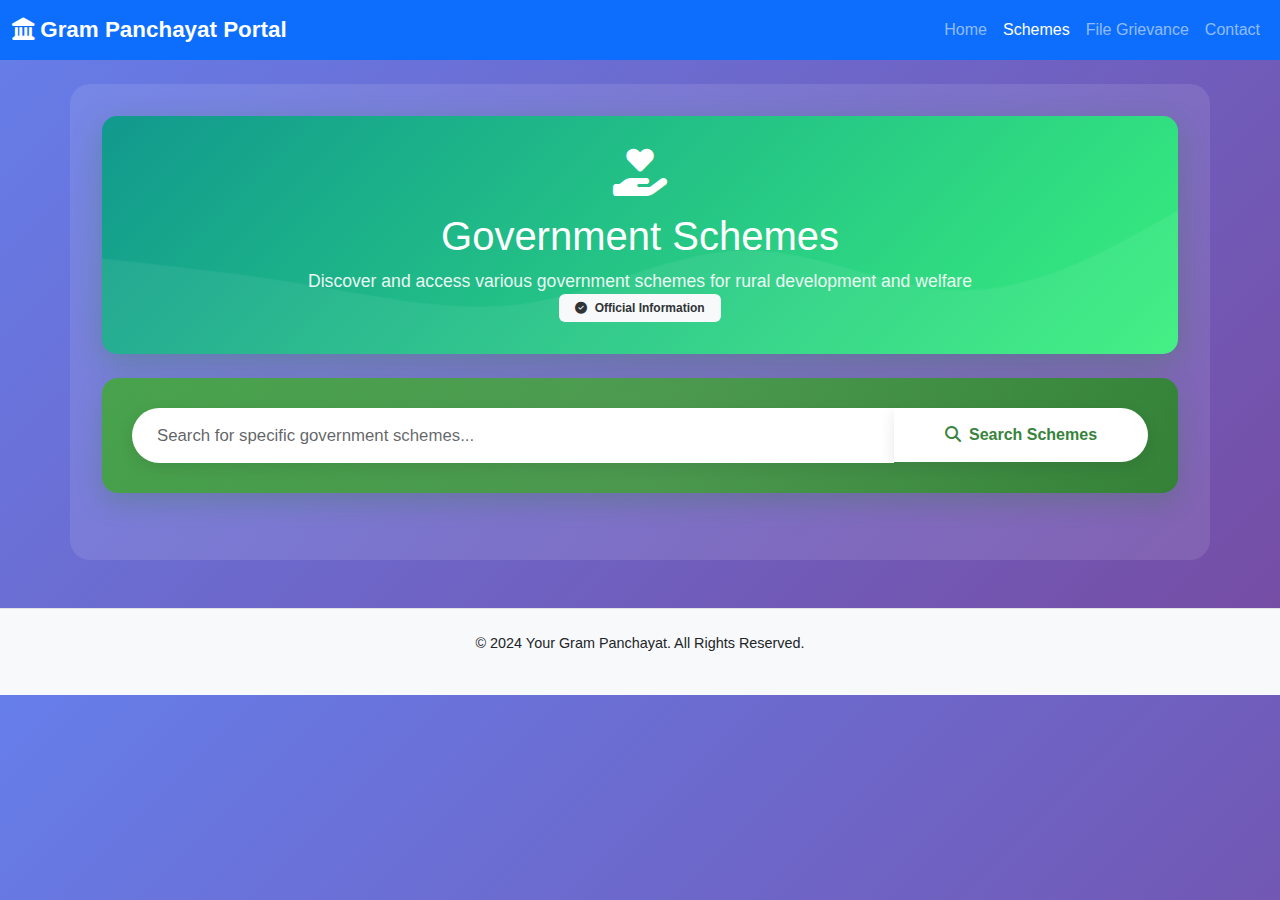
<file: templates/schemes.html>
<!doctype html>
<html lang="en">
  <head>
    <meta charset="utf-8">
    <meta name="viewport" content="width=device-width, initial-scale=1">
    <title>Government Schemes - Panchayat E-Governance</title>
    <!-- Bootstrap CSS -->
    <link href="https://cdn.jsdelivr.net/npm/bootstrap@5.3.3/dist/css/bootstrap.min.css" rel="stylesheet">
    <!-- Font Awesome Icons -->
    <link rel="stylesheet" href="https://cdnjs.cloudflare.com/ajax/libs/font-awesome/6.5.2/css/all.min.css">
    <!-- Custom CSS -->
    <link rel="stylesheet" href="../static/css/style.css">
    <link rel="stylesheet" href="../static/css/pages/schemes.css">
    <style>
        body { background: linear-gradient(135deg, #667eea 0%, #764ba2 100%); }
        .card { border: none; border-radius: 15px; box-shadow: 0 10px 30px rgba(0,0,0,0.1); transition: transform 0.3s ease; }
        .card:hover { transform: translateY(-5px); }
        .container { background: rgba(255,255,255,0.1); border-radius: 20px; padding: 2rem; margin-top: 1rem; }
        .scheme-header { background: linear-gradient(135deg, #11998e, #38ef7d); color: white; border-radius: 15px; padding: 2rem; text-align: center; }
        .scheme-card { background: linear-gradient(135deg, #667eea, #764ba2); color: white; }
        .btn { border-radius: 25px; transition: all 0.3s ease; }
        .btn:hover { transform: translateY(-2px); }
    </style>
  </head>
  <body>
    <nav class="navbar navbar-expand-lg navbar-dark bg-primary">
      <div class="container-fluid">
        <a class="navbar-brand" href="index.html"><i class="fas fa-landmark"></i> Gram Panchayat Portal</a>
        <button class="navbar-toggler" type="button" data-bs-toggle="collapse" data-bs-target="#navbarNav" aria-controls="navbarNav" aria-expanded="false" aria-label="Toggle navigation">
          <span class="navbar-toggler-icon"></span>
        </button>
        <div class="collapse navbar-collapse" id="navbarNav">
          <ul class="navbar-nav ms-auto">
            <li class="nav-item">
              <a class="nav-link" href="index.html">Home</a>
            </li>
            <li class="nav-item"><a class="nav-link active" href="schemes.html">Schemes</a></li>
            <li class="nav-item">
              <a class="nav-link" href="grievance_form.html">File Grievance</a>
            </li>
            <li class="nav-item"><a class="nav-link" href="#">Contact</a></li>
          </ul>
        </div>
      </div>
    </nav>

    <main class="container mt-4">
        <div class="scheme-header mb-4">
            <i class="fas fa-hand-holding-heart fa-3x mb-3"></i>
            <h1>Government Schemes</h1>
            <p class="lead">Discover and access various government schemes for rural development and welfare</p>
            <span class="badge bg-light text-dark px-3 py-2">
                <i class="fas fa-check-circle me-1"></i> Official Information
            </span>
        </div>

        <div class="scheme-search-container">
            <div class="row g-0">
                <div class="col-md-9">
                    <input type="text" id="scheme-search" class="form-control" placeholder="Search for specific government schemes...">
                </div>
                <div class="col-md-3">
                    <button id="search-btn" class="btn w-100">
                        <i class="fas fa-search me-2"></i>Search Schemes
                    </button>
                </div>
            </div>
        </div>

        <div id="search-results" class="mt-4 mb-4 d-none">
            <div class="card">
                <div class="card-header bg-primary text-white">
                    <h4 class="mb-0"><i class="fas fa-search me-2"></i>Search Results</h4>
                </div>
                <div class="card-body">
                    <div id="results-container" class="list-group">
                        <!-- Search results will be displayed here -->
                    </div>
                </div>
            </div>
        </div>

        <div class="row" id="schemes-container">
            <!-- Schemes will be loaded here -->
        </div>
    </main>

    <footer class="text-center mt-5 py-4 bg-light border-top">
        <p>&copy; 2024 Your Gram Panchayat. All Rights Reserved.</p>
    </footer>

    <script src="https://cdn.jsdelivr.net/npm/bootstrap@5.3.3/dist/js/bootstrap.bundle.min.js"></script>
    <script>
        const API_KEY = 'AIzaSyDTSfWZzXV8Gctr-nykMTAsw3Qodf94wwE';
    </script>
    <script src="../static/js/schemes.js"></script>
  </body>
</html>
</file>
<file: static/css/style.css>
/* Custom styles for Panchayat E-Governance Portal */

body {
    font-family: 'Segoe UI', Tahoma, Geneva, Verdana, sans-serif;
    background-color: #f8f9fa;
}

/* Header and Navigation */
.navbar-brand {
    font-weight: 600;
    font-size: 1.4rem;
}

/* Cards */
.card {
    border-radius: 0.5rem;
    box-shadow: 0 0.125rem 0.25rem rgba(0, 0, 0, 0.075);
    margin-bottom: 1.5rem;
}

.card-header {
    font-weight: 600;
    border-top-left-radius: 0.5rem !important;
    border-top-right-radius: 0.5rem !important;
}

/* Dashboard Stats */
.stat-card {
    transition: transform 0.3s;
}

.stat-card:hover {
    transform: translateY(-5px);
}

/* Project Cards */
.project-card {
    transition: all 0.3s ease;
}

.project-card:hover {
    box-shadow: 0 0.5rem 1rem rgba(0, 0, 0, 0.15);
}

/* Land Records */
.record-verified {
    color: #198754;
}

.record-pending {
    color: #ffc107;
}

/* Grievance Form */
.form-control:focus {
    border-color: #0d6efd;
    box-shadow: 0 0 0 0.25rem rgba(13, 110, 253, 0.25);
}

/* Footer */
footer {
    font-size: 0.9rem;
}

/* Blockchain Verification */
.hash-display {
    font-family: monospace;
    word-break: break-all;
    background-color: #f8f9fa;
    padding: 1rem;
    border-radius: 0.25rem;
    border: 1px solid #dee2e6;
}

/* Budget Charts */
.chart-container {
    position: relative;
    height: 300px;
    width: 100%;
}

/* Responsive adjustments */
@media (max-width: 768px) {
    .navbar-brand {
        font-size: 1.2rem;
    }
    
    .chart-container {
        height: 250px;
    }
}
</file>
<file: static/css/pages/schemes.css>
/* Schemes page specific styles */
.scheme-card {
    transition: all 0.3s ease;
    height: 100%;
    border: none;
    border-radius: 16px;
    overflow: hidden;
    box-shadow: 0 5px 15px rgba(0, 0, 0, 0.08);
    opacity: 0;
    transform: translateY(20px);
}

.scheme-card:hover {
    transform: translateY(-8px);
    box-shadow: 0 15px 30px rgba(0, 0, 0, 0.15);
}

.scheme-card .card-header {
    background: linear-gradient(135deg, #43a047, #2e7d32);
    color: white;
    font-weight: 600;
    border: none;
    padding: 18px 20px;
    position: relative;
    overflow: hidden;
}

.scheme-card .card-header::after {
    content: "";
    position: absolute;
    top: 0;
    right: 0;
    width: 100px;
    height: 100%;
    background: rgba(255, 255, 255, 0.2);
    transform: skewX(-25deg) translateX(85px);
    transition: all 0.5s ease;
}

.scheme-card:hover .card-header::after {
    transform: skewX(-25deg) translateX(200px);
}

.scheme-card .card-body {
    padding: 25px;
    background-color: #ffffff;
    border-bottom: 4px solid #43a047;
}

.scheme-icon {
    font-size: 3rem;
    margin-bottom: 20px;
    color: #43a047;
    text-align: center;
    display: block;
    background: rgba(67, 160, 71, 0.1);
    width: 80px;
    height: 80px;
    line-height: 80px;
    border-radius: 50%;
    margin: 0 auto 25px;
    transition: all 0.3s ease;
}

.scheme-card:hover .scheme-icon {
    transform: rotateY(180deg);
    background: rgba(67, 160, 71, 0.2);
}

.scheme-btn {
    background: linear-gradient(135deg, #43a047, #2e7d32);
    border: none;
    border-radius: 30px;
    padding: 12px 25px;
    font-weight: 600;
    transition: all 0.4s;
    color: white;
    letter-spacing: 0.5px;
    position: relative;
    overflow: hidden;
    z-index: 1;
}

.scheme-btn::before {
    content: '';
    position: absolute;
    top: 0;
    left: 0;
    width: 0%;
    height: 100%;
    background: rgba(255, 255, 255, 0.2);
    transition: all 0.4s;
    z-index: -1;
}

.scheme-btn:hover {
    transform: scale(1.05);
    box-shadow: 0 8px 20px rgba(46, 125, 50, 0.4);
}

.scheme-btn:hover::before {
    width: 100%;
}

.scheme-search-container {
    background: linear-gradient(135deg, #43a047, #2e7d32);
    padding: 30px;
    border-radius: 16px;
    margin-bottom: 35px;
    box-shadow: 0 10px 25px rgba(46, 125, 50, 0.25);
    position: relative;
    overflow: hidden;
}

.scheme-search-container::before {
    content: "";
    position: absolute;
    top: -50%;
    left: -50%;
    width: 200%;
    height: 200%;
    background: radial-gradient(circle, rgba(255,255,255,0.1) 0%, rgba(255,255,255,0) 70%);
    animation: pulse 8s infinite;
}

@keyframes pulse {
    0% { transform: scale(0.8); opacity: 0.5; }
    50% { transform: scale(1.2); opacity: 0.2; }
    100% { transform: scale(0.8); opacity: 0.5; }
}

.scheme-search-container input {
    border-radius: 30px 0 0 30px;
    border: none;
    padding: 15px 25px;
    box-shadow: 0 5px 15px rgba(0, 0, 0, 0.1);
    font-size: 1.05rem;
    transition: all 0.3s ease;
}

.scheme-search-container input:focus {
    box-shadow: 0 5px 20px rgba(0, 0, 0, 0.2);
}

.scheme-search-container button {
    border-radius: 0 30px 30px 0;
    border: none;
    background: #fff;
    color: #2e7d32;
    font-weight: 600;
    padding: 15px 30px;
    box-shadow: 0 5px 15px rgba(0, 0, 0, 0.1);
    transition: all 0.3s ease;
}

.scheme-search-container button:hover {
    background: #f0f9f0;
    transform: translateX(3px);
}

.scheme-header {
    position: relative;
    padding: 50px 0;
    margin-bottom: 40px;
    background: linear-gradient(135deg, #43a047, #2e7d32);
    border-radius: 16px;
    color: white;
    text-align: center;
    box-shadow: 0 10px 30px rgba(46, 125, 50, 0.3);
    overflow: hidden;
}

.scheme-header h2 {
    font-weight: 700;
    margin-bottom: 15px;
    position: relative;
    z-index: 2;
    text-shadow: 1px 1px 3px rgba(0, 0, 0, 0.2);
}

.scheme-header p {
    font-size: 1.1rem;
    max-width: 700px;
    margin: 0 auto 20px;
    opacity: 0.9;
    position: relative;
    z-index: 2;
}

.scheme-header::before {
    content: "";
    position: absolute;
    top: 0;
    left: 0;
    width: 100%;
    height: 100%;
    background-image: url('data:image/svg+xml;utf8,<svg xmlns="http://www.w3.org/2000/svg" viewBox="0 0 1440 320"><path fill="white" fill-opacity="0.1" d="M0,192L48,197.3C96,203,192,213,288,229.3C384,245,480,267,576,250.7C672,235,768,181,864,181.3C960,181,1056,235,1152,234.7C1248,235,1344,181,1392,154.7L1440,128L1440,320L1392,320C1344,320,1248,320,1152,320C1056,320,960,320,864,320C768,320,672,320,576,320C480,320,384,320,288,320C192,320,96,320,48,320L0,320Z"></path></svg>');
    background-size: cover;
    background-position: center bottom;
    opacity: 0.6;
    border-radius: 16px;
    z-index: 1;
}

.scheme-badge {
    display: inline-block;
    background: rgba(255, 255, 255, 0.2);
    padding: 8px 20px;
    border-radius: 30px;
    font-weight: 600;
    font-size: 0.9rem;
    backdrop-filter: blur(5px);
    border: 1px solid rgba(255, 255, 255, 0.3);
    position: relative;
    z-index: 2;
    animation: float 3s infinite ease-in-out;
}

@keyframes float {
    0% { transform: translateY(0px); }
    50% { transform: translateY(-8px); }
    100% { transform: translateY(0px); }
}

.scheme-detail {
    background: #f9f9f9;
    border-radius: 10px;
    padding: 15px;
    margin-bottom: 15px;
    transition: all 0.3s ease;
    border-left: 4px solid #43a047;
}

.scheme-detail:hover {
    transform: translateX(5px);
    box-shadow: 0 5px 15px rgba(0, 0, 0, 0.05);
}

.scheme-detail-icon {
    color: #43a047;
    margin-right: 8px;
}

.scheme-header h2 {
    font-size: 2.5rem;
    font-weight: 700;
    margin-bottom: 15px;
    position: relative;
}

.scheme-header p {
    font-size: 1.1rem;
    max-width: 700px;
    margin: 0 auto;
    position: relative;
}

.scheme-badge {
    position: absolute;
    top: 15px;
    right: 15px;
    background: rgba(255, 255, 255, 0.2);
    padding: 5px 15px;
    border-radius: 20px;
    font-size: 0.9rem;
}

.scheme-detail {
    background-color: #f5f5f5;
    padding: 12px 15px;
    border-radius: 8px;
    margin-bottom: 15px;
}

.scheme-detail-icon {
    margin-right: 10px;
    color: #2e7d32;
}

#search-results {
    margin-top: 1.5rem;
}

.search-result-item {
    transition: background-color 0.2s;
}

.search-result-item:hover {
    background-color: rgba(0, 123, 255, 0.05);
}

.pulse-animation {
    animation: pulse 2s infinite;
}

@keyframes pulse {
    0% {
        transform: scale(1);
    }
    50% {
        transform: scale(1.05);
    }
    100% {
        transform: scale(1);
    }
}
</file>
